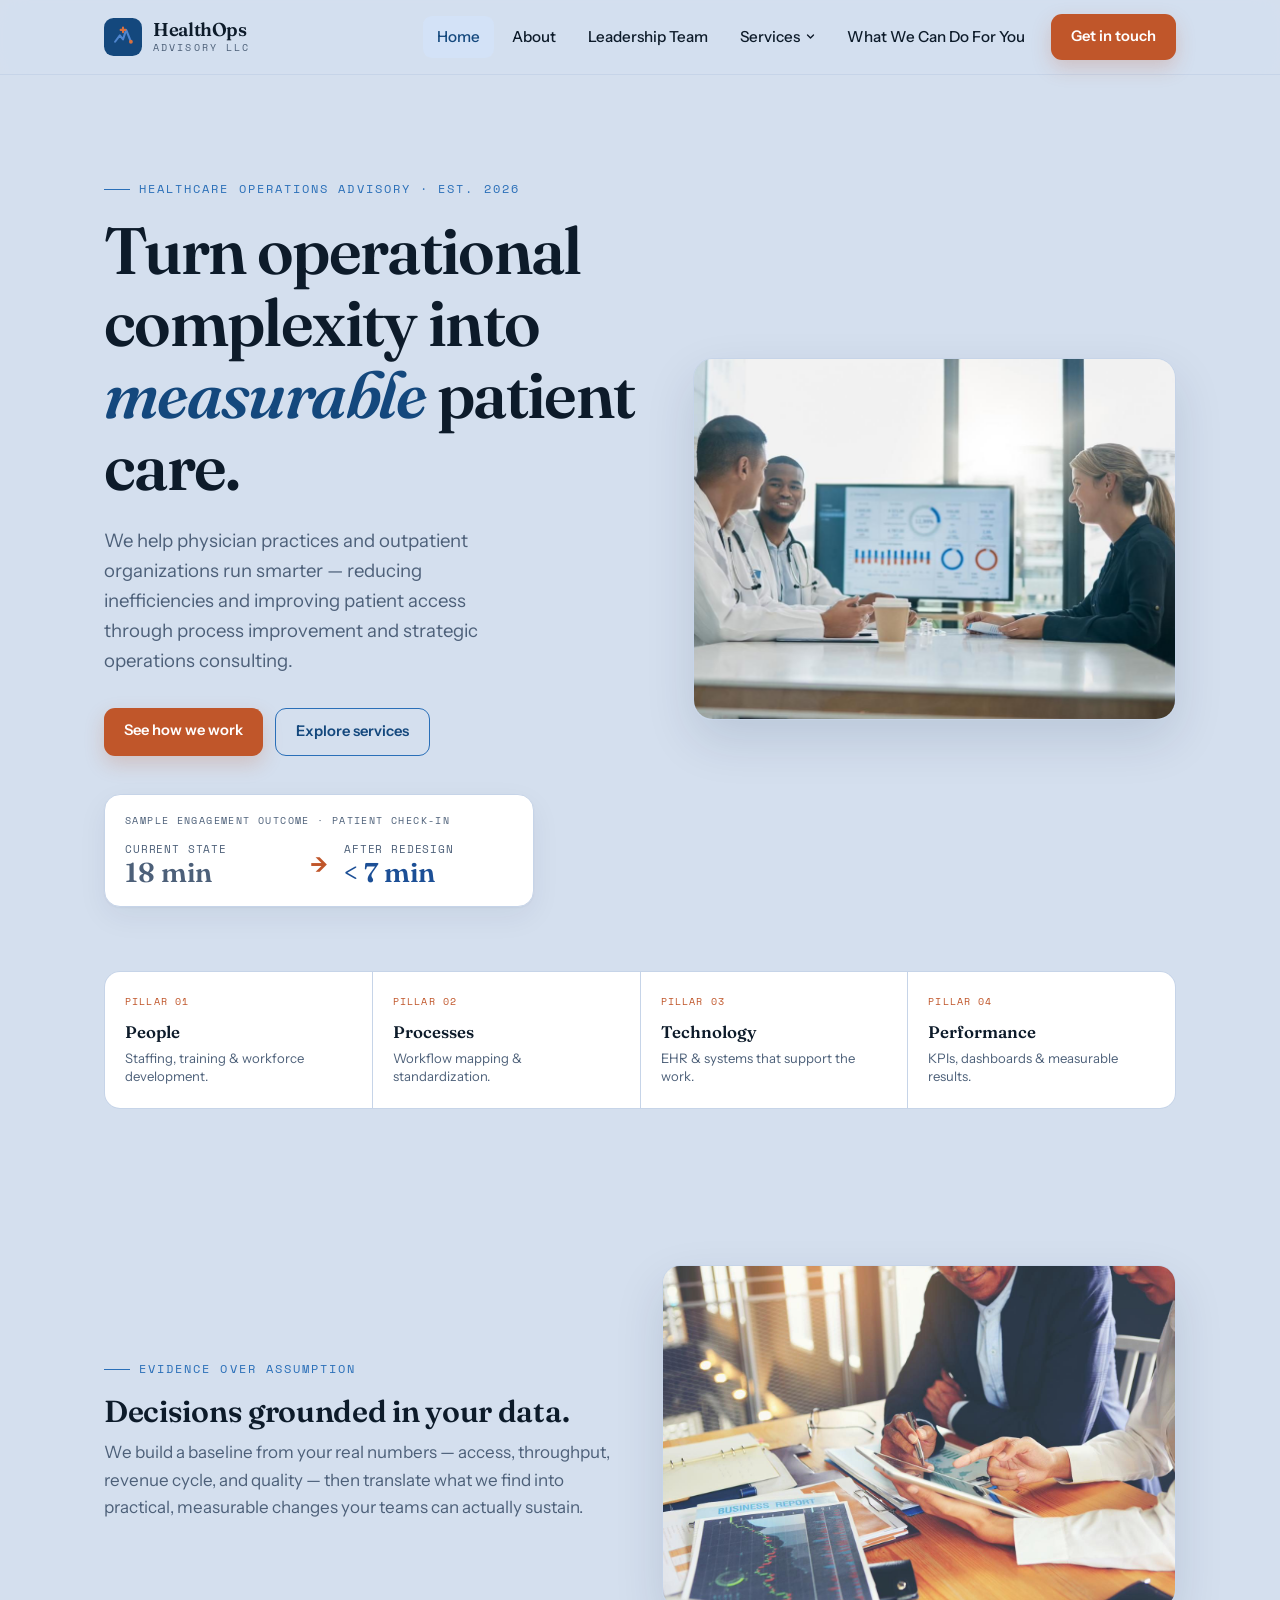
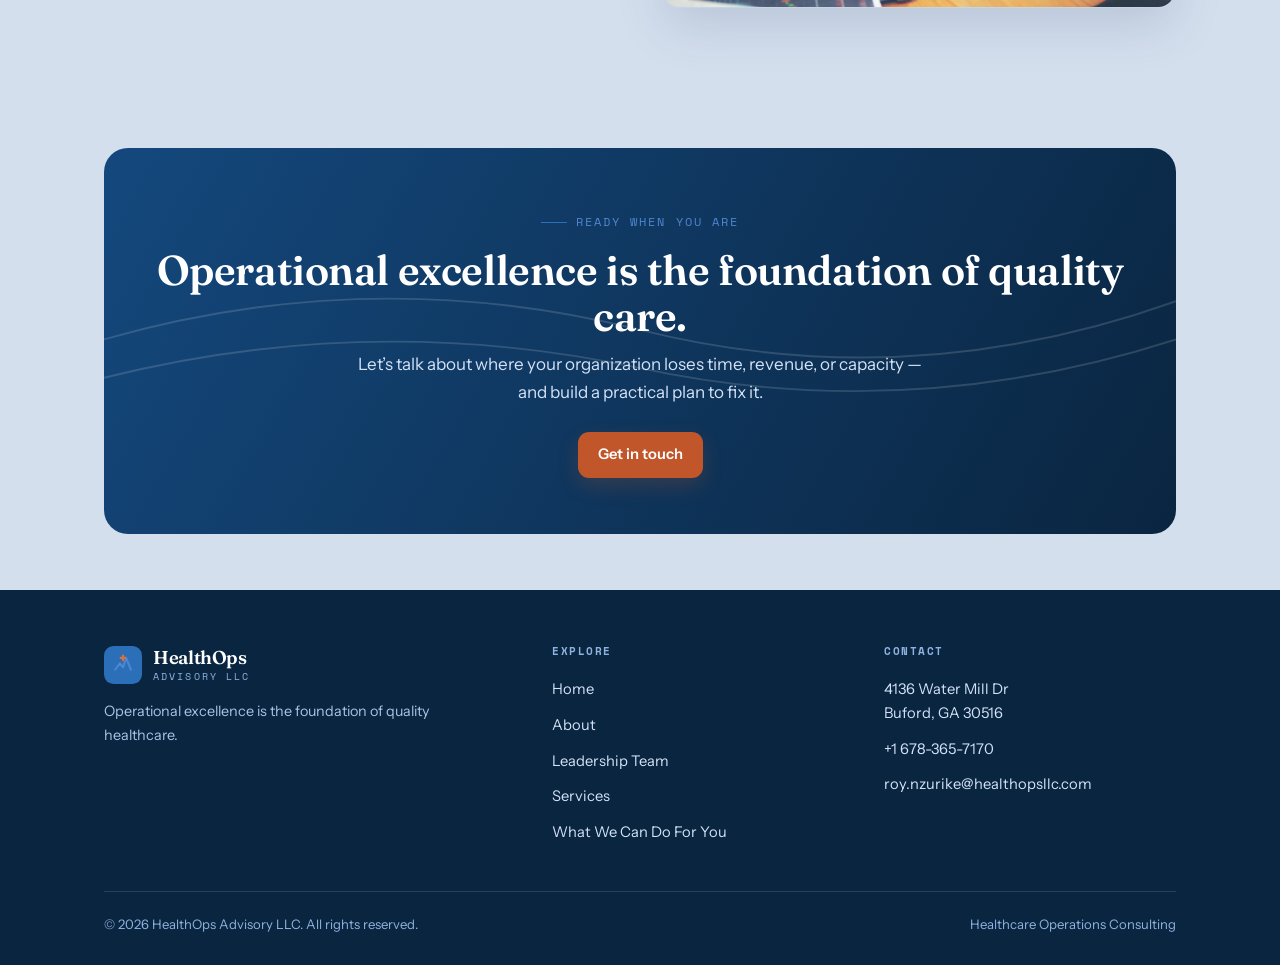
<file: index.html>
<!DOCTYPE html>
<html lang="en">
<head>
<meta charset="UTF-8" />
<meta name="viewport" content="width=device-width, initial-scale=1.0" />
<title>HealthOps Advisory LLC — Healthcare Operations Consulting</title>
<meta name="description" content="Healthcare operations advisory firm helping physician practices and outpatient organizations improve efficiency, patient access, and performance." />
<link rel="preconnect" href="https://fonts.googleapis.com">
<link rel="preconnect" href="https://fonts.gstatic.com" crossorigin>
<link href="https://fonts.googleapis.com/css2?family=Fraunces:opsz,wght@9..144,400;9..144,500;9..144,600;9..144,700&family=Instrument+Sans:wght@400;500;600&family=Space+Mono:wght@400;700&display=swap" rel="stylesheet">
<link rel="stylesheet" href="styles.css?v=8">
</head>
<body>
<header class="nav">
  <div class="nav-inner">
    <a class="brand" href="index.html" aria-label="HealthOps Advisory home">
      <svg class="mark" viewBox="0 0 48 48" fill="none" aria-hidden="true">
        <rect width="48" height="48" rx="12" fill="#14487d"/>
        <path d="M14 30 L20 22 L24 27 L28 15 L34 30" stroke="#4f86cf" stroke-width="2.6" stroke-linecap="round" stroke-linejoin="round"/>
        <path d="M24 12 v6 M21 15 h6" stroke="#d9713f" stroke-width="2.6" stroke-linecap="round"/>
        <circle cx="34" cy="30" r="2.4" fill="#d9713f"/>
      </svg>
      <div class="name">HealthOps<small>Advisory&nbsp;LLC</small></div>
    </a>

    <button class="hamburger" aria-label="Menu" aria-expanded="false"><span></span><span></span><span></span></button>

    <nav class="links" id="navlinks">
      <a class="navlink" data-page="index.html" href="index.html">Home</a>
      <a class="navlink" data-page="about.html" href="about.html">About</a>
      <a class="navlink" data-page="leadership.html" href="leadership.html">Leadership Team</a>

      <div class="dropdown" id="svcDrop">
        <a class="navlink" data-page="services.html" href="services.html" aria-haspopup="true">
          Services
          <svg class="caret" viewBox="0 0 12 12" fill="none"><path d="M2 4 L6 8 L10 4" stroke="currentColor" stroke-width="1.8" stroke-linecap="round" stroke-linejoin="round"/></svg>
        </a>
        <div class="menu" role="menu" id="svcMenu">
          <div class="menu-head">Our Services &mdash; jump to detail</div>
          <a class="menu-item" role="menuitem" href="services.html#svc-assessment"><span class="num">01</span><span class="lbl">Comprehensive Operational Assessment Report</span></a><a class="menu-item" role="menuitem" href="services.html#svc-inefficiencies"><span class="num">02</span><span class="lbl">Identify inefficiencies that impact patient care &amp; performance</span></a><a class="menu-item" role="menuitem" href="services.html#svc-recommendations"><span class="num">03</span><span class="lbl">Develop practical recommendations that improve efficiency</span></a><a class="menu-item" role="menuitem" href="services.html#svc-standardize"><span class="num">04</span><span class="lbl">Standardize operations across the organization</span></a><a class="menu-item" role="menuitem" href="services.html#svc-execute"><span class="num">05</span><span class="lbl">Help leadership execute recommended improvements</span></a><a class="menu-item" role="menuitem" href="services.html#svc-equip"><span class="num">06</span><span class="lbl">Equip teams with knowledge &amp; tools to sustain improvements</span></a><a class="menu-item" role="menuitem" href="services.html#svc-risk"><span class="num">07</span><span class="lbl">Reduce operational and regulatory risk</span></a><a class="menu-item" role="menuitem" href="services.html#svc-sustain"><span class="num">08</span><span class="lbl">Ensure improvements are sustained over time</span></a><a class="menu-item" role="menuitem" href="services.html#svc-workforce"><span class="num">09</span><span class="lbl">Empower workforce development through hands-on, role-playing training</span></a>
        </div>
      </div>

      <a class="navlink" data-page="whatwecando.html" href="whatwecando.html">What We Can Do For You</a>
      <a class="cta-btn nav-cta" href="contact.html" style="margin-left:8px;">Get in touch</a>
    </nav>
  </div>
</header>
<main>
<section class="hero">
    <div class="wrap">
      <div class="hero-grid">
        <div>
          <span class="eyebrow">Healthcare Operations Advisory &middot; Est. 2026</span>
          <h1>Turn operational complexity into <em>measurable</em> patient care.</h1>
          <p class="lede">We help physician practices and outpatient organizations run smarter &mdash; reducing inefficiencies and improving patient access through process improvement and strategic operations consulting.</p>
          <div class="hero-cta">
            <a class="cta-btn" href="whatwecando.html">See how we work</a>
            <a class="cta-btn cta-ghost" href="services.html">Explore services</a>
          </div>
          <div class="delta">
            <div class="tag">Sample engagement outcome &middot; patient check-in</div>
            <div class="delta-row">
              <div class="delta-metric before"><div class="k">Current state</div><div class="v">18 min</div></div>
              <div class="delta-arrow">&rarr;</div>
              <div class="delta-metric after"><div class="k">After redesign</div><div class="v">&lt; 7 min</div></div>
            </div>
          </div>
        </div>
        <div class="hero-art">
          <div class="hero-photo"><img src="images/consulting-meeting.jpg" alt="Healthcare leaders and HealthOps consultants reviewing an operations dashboard together"></div>
        </div>
      </div>

      <div class="kpi-strip">
        <div class="kpi"><div class="kt">Pillar 01</div><div class="kn">People</div><div class="kd">Staffing, training &amp; workforce development.</div></div>
        <div class="kpi"><div class="kt">Pillar 02</div><div class="kn">Processes</div><div class="kd">Workflow mapping &amp; standardization.</div></div>
        <div class="kpi"><div class="kt">Pillar 03</div><div class="kn">Technology</div><div class="kd">EHR &amp; systems that support the work.</div></div>
        <div class="kpi"><div class="kt">Pillar 04</div><div class="kn">Performance</div><div class="kd">KPIs, dashboards &amp; measurable results.</div></div>
      </div>
    </div>
  </section>

  <section class="section"><div class="wrap">
    <div class="feature">
      <div class="ftext">
        <span class="eyebrow">Evidence over assumption</span>
        <h2>Decisions grounded in your data.</h2>
        <p>We build a baseline from your real numbers &mdash; access, throughput, revenue cycle, and quality &mdash; then translate what we find into practical, measurable changes your teams can actually sustain.</p>
      </div>
      <div class="fimg"><img src="images/business-review.jpg" alt="Two professionals reviewing a business performance report on a tablet"></div>
    </div>
  </div></section>

  <section class="section tight"><div class="wrap">
    <div class="band">
      <svg class="deco2" viewBox="0 0 1120 280" preserveAspectRatio="none"><path d="M0 200 Q280 120 560 190 T1120 160" fill="none" stroke="#fff" stroke-width="2"/><path d="M0 240 Q280 170 560 230 T1120 200" fill="none" stroke="#fff" stroke-width="2"/></svg>
      <span class="eyebrow" style="color:var(--blue-400);justify-content:center;">Ready when you are</span>
      <h2>Operational excellence is the foundation of quality care.</h2>
      <p>Let&rsquo;s talk about where your organization loses time, revenue, or capacity &mdash; and build a practical plan to fix it.</p>
      <a class="cta-btn" href="contact.html">Get in touch</a>
    </div>
  </div></section>
</main>
<footer>
  <div class="wrap">
    <div class="foot-grid">
      <div>
        <a class="brand" href="index.html" style="margin-bottom:16px;">
          <svg class="mark" viewBox="0 0 48 48" fill="none" aria-hidden="true">
            <rect width="48" height="48" rx="12" fill="#2a6fb8"/>
            <path d="M14 30 L20 22 L24 27 L28 15 L34 30" stroke="#4f86cf" stroke-width="2.6" stroke-linecap="round" stroke-linejoin="round"/>
            <path d="M24 12 v6 M21 15 h6" stroke="#d9713f" stroke-width="2.6" stroke-linecap="round"/>
          </svg>
          <div class="name">HealthOps<small>Advisory&nbsp;LLC</small></div>
        </a>
        <p style="color:#a8c4e6;font-size:.9rem;max-width:34ch;">Operational excellence is the foundation of quality healthcare.</p>
      </div>
      <div>
        <h5>Explore</h5>
        <a class="fl" href="index.html">Home</a>
        <a class="fl" href="about.html">About</a>
        <a class="fl" href="leadership.html">Leadership Team</a>
        <a class="fl" href="services.html">Services</a>
        <a class="fl" href="whatwecando.html">What We Can Do For You</a>
      </div>
      <div>
        <h5>Contact</h5>
        <span class="fl" style="cursor:default;">4136 Water Mill Dr<br>Buford, GA 30516</span>
        <a class="fl" href="tel:+16783657170">+1 678-365-7170</a>
        <a class="fl" href="mailto:roy.nzurike@healthopsllc.com">roy.nzurike@healthopsllc.com</a>
      </div>
    </div>
    <div class="foot-bottom">
      <span>&copy; 2026 HealthOps Advisory LLC. All rights reserved.</span>
      <span>Healthcare Operations Consulting</span>
    </div>
  </div>
</footer>
<script src="main.js?v=8"></script>
</body>
</html>
</file>
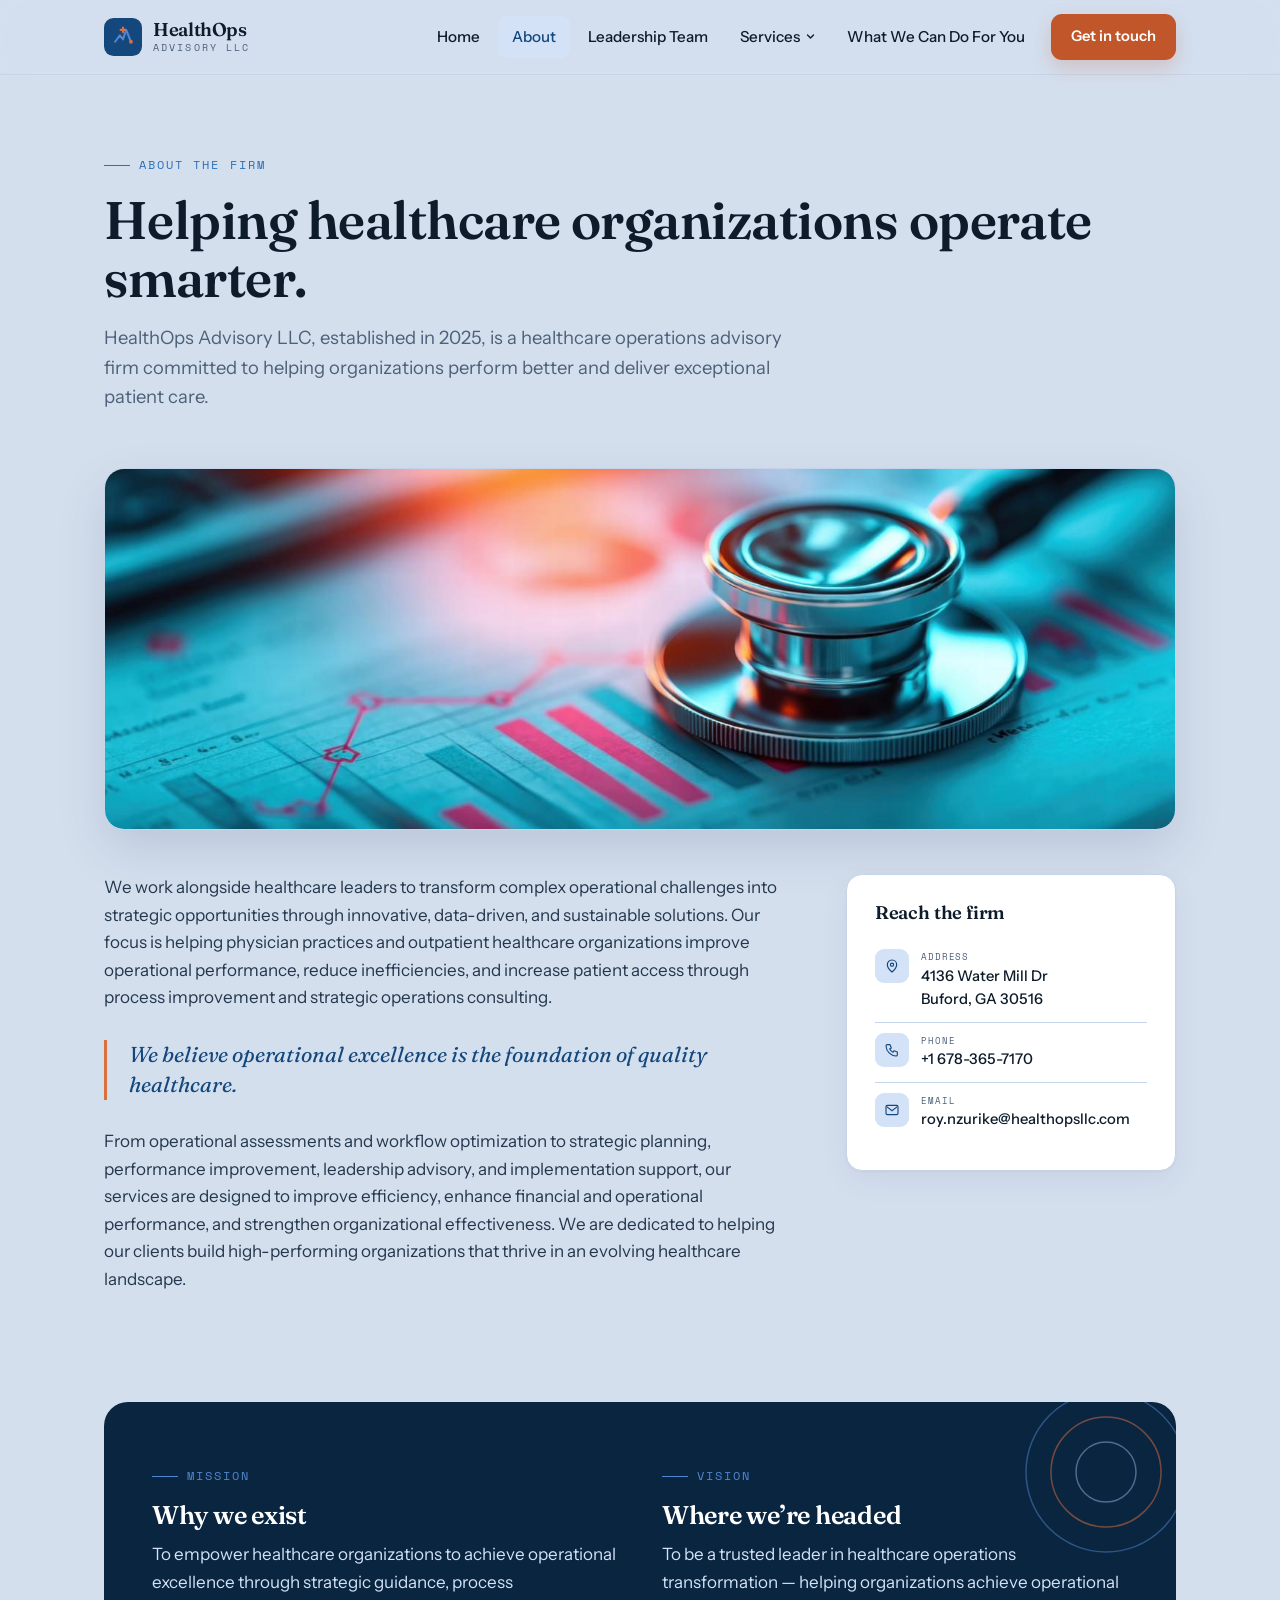
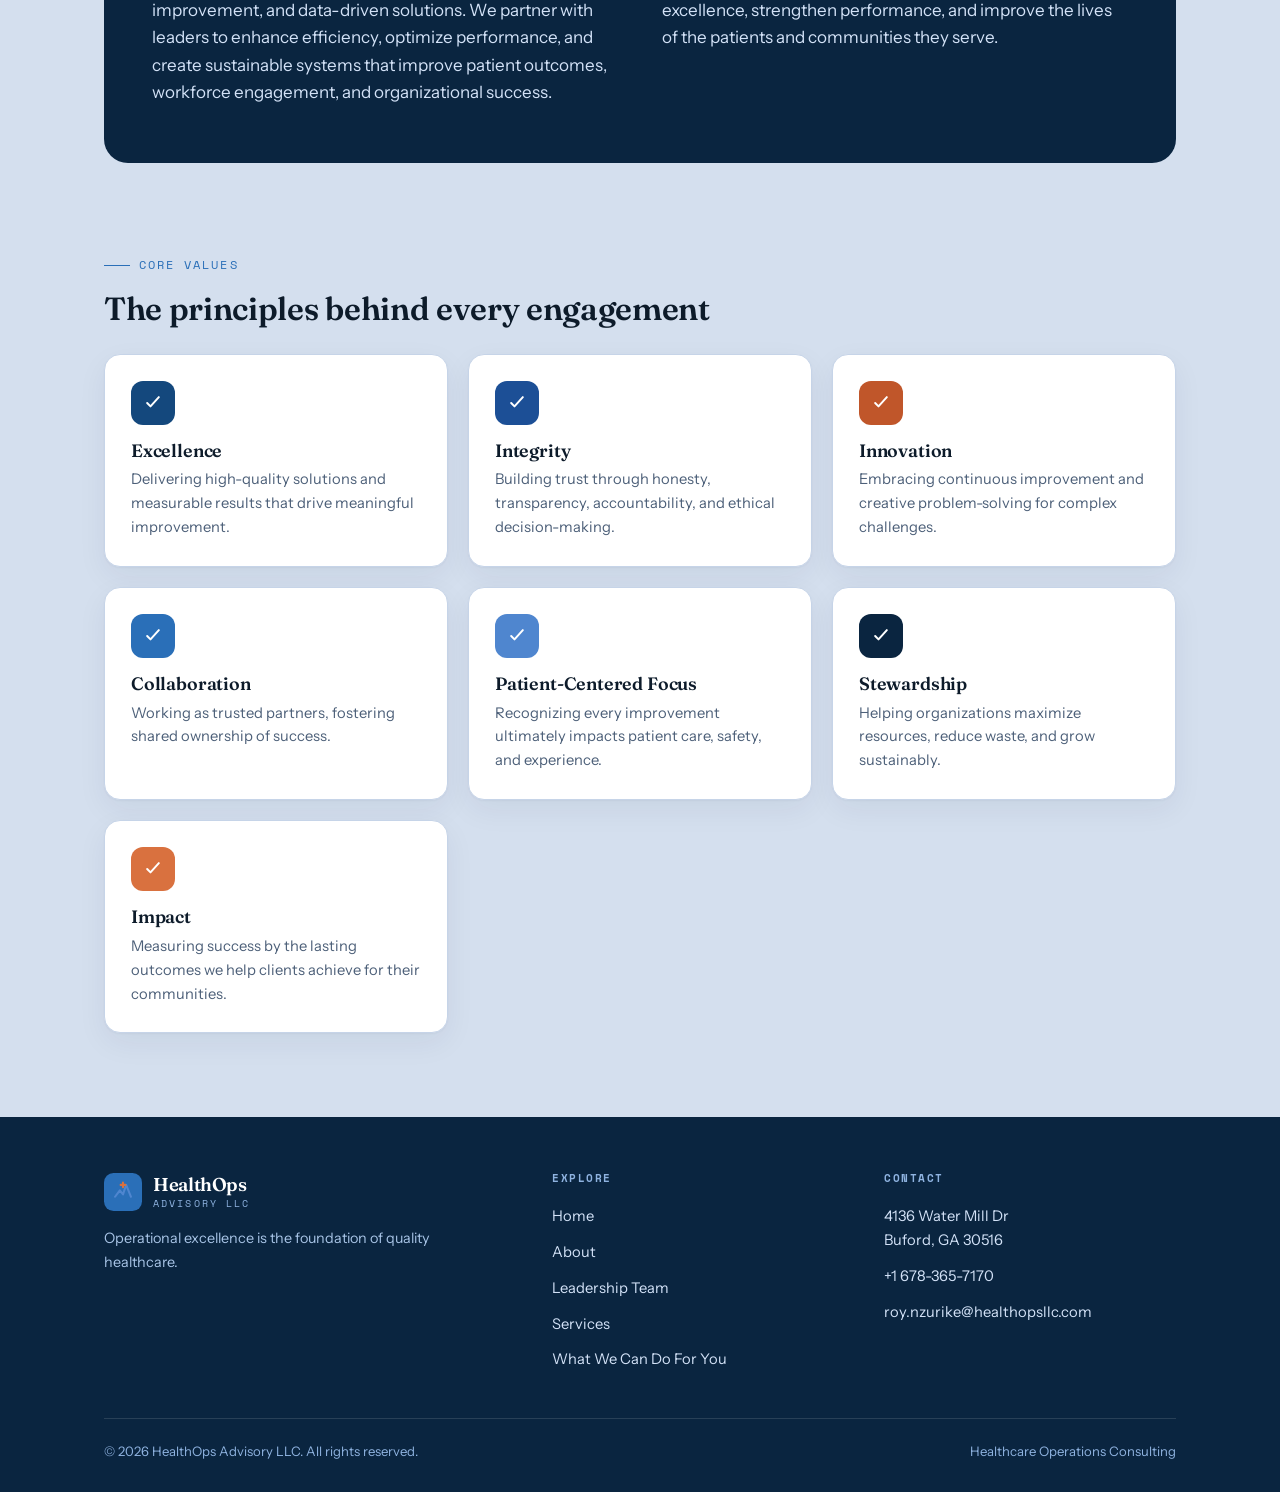
<file: about.html>
<!DOCTYPE html>
<html lang="en">
<head>
<meta charset="UTF-8" />
<meta name="viewport" content="width=device-width, initial-scale=1.0" />
<title>About — HealthOps Advisory LLC</title>
<meta name="description" content="About HealthOps Advisory LLC, our mission, vision, and core values." />
<link rel="preconnect" href="https://fonts.googleapis.com">
<link rel="preconnect" href="https://fonts.gstatic.com" crossorigin>
<link href="https://fonts.googleapis.com/css2?family=Fraunces:opsz,wght@9..144,400;9..144,500;9..144,600;9..144,700&family=Instrument+Sans:wght@400;500;600&family=Space+Mono:wght@400;700&display=swap" rel="stylesheet">
<link rel="stylesheet" href="styles.css?v=8">
</head>
<body>
<header class="nav">
  <div class="nav-inner">
    <a class="brand" href="index.html" aria-label="HealthOps Advisory home">
      <svg class="mark" viewBox="0 0 48 48" fill="none" aria-hidden="true">
        <rect width="48" height="48" rx="12" fill="#14487d"/>
        <path d="M14 30 L20 22 L24 27 L28 15 L34 30" stroke="#4f86cf" stroke-width="2.6" stroke-linecap="round" stroke-linejoin="round"/>
        <path d="M24 12 v6 M21 15 h6" stroke="#d9713f" stroke-width="2.6" stroke-linecap="round"/>
        <circle cx="34" cy="30" r="2.4" fill="#d9713f"/>
      </svg>
      <div class="name">HealthOps<small>Advisory&nbsp;LLC</small></div>
    </a>

    <button class="hamburger" aria-label="Menu" aria-expanded="false"><span></span><span></span><span></span></button>

    <nav class="links" id="navlinks">
      <a class="navlink" data-page="index.html" href="index.html">Home</a>
      <a class="navlink" data-page="about.html" href="about.html">About</a>
      <a class="navlink" data-page="leadership.html" href="leadership.html">Leadership Team</a>

      <div class="dropdown" id="svcDrop">
        <a class="navlink" data-page="services.html" href="services.html" aria-haspopup="true">
          Services
          <svg class="caret" viewBox="0 0 12 12" fill="none"><path d="M2 4 L6 8 L10 4" stroke="currentColor" stroke-width="1.8" stroke-linecap="round" stroke-linejoin="round"/></svg>
        </a>
        <div class="menu" role="menu" id="svcMenu">
          <div class="menu-head">Our Services &mdash; jump to detail</div>
          <a class="menu-item" role="menuitem" href="services.html#svc-assessment"><span class="num">01</span><span class="lbl">Comprehensive Operational Assessment Report</span></a><a class="menu-item" role="menuitem" href="services.html#svc-inefficiencies"><span class="num">02</span><span class="lbl">Identify inefficiencies that impact patient care &amp; performance</span></a><a class="menu-item" role="menuitem" href="services.html#svc-recommendations"><span class="num">03</span><span class="lbl">Develop practical recommendations that improve efficiency</span></a><a class="menu-item" role="menuitem" href="services.html#svc-standardize"><span class="num">04</span><span class="lbl">Standardize operations across the organization</span></a><a class="menu-item" role="menuitem" href="services.html#svc-execute"><span class="num">05</span><span class="lbl">Help leadership execute recommended improvements</span></a><a class="menu-item" role="menuitem" href="services.html#svc-equip"><span class="num">06</span><span class="lbl">Equip teams with knowledge &amp; tools to sustain improvements</span></a><a class="menu-item" role="menuitem" href="services.html#svc-risk"><span class="num">07</span><span class="lbl">Reduce operational and regulatory risk</span></a><a class="menu-item" role="menuitem" href="services.html#svc-sustain"><span class="num">08</span><span class="lbl">Ensure improvements are sustained over time</span></a><a class="menu-item" role="menuitem" href="services.html#svc-workforce"><span class="num">09</span><span class="lbl">Empower workforce development through hands-on, role-playing training</span></a>
        </div>
      </div>

      <a class="navlink" data-page="whatwecando.html" href="whatwecando.html">What We Can Do For You</a>
      <a class="cta-btn nav-cta" href="contact.html" style="margin-left:8px;">Get in touch</a>
    </nav>
  </div>
</header>
<main>
<div class="page-head"><div class="wrap">
    <span class="eyebrow">About the firm</span>
    <h1>Helping healthcare organizations operate smarter.</h1>
    <p class="lede">HealthOps Advisory LLC, established in 2025, is a healthcare operations advisory firm committed to helping organizations perform better and deliver exceptional patient care.</p>
  </div></div>

  <section class="section" style="padding-top:28px;padding-bottom:0;"><div class="wrap">
    <div class="media-banner"><img src="images/stethoscope-charts.jpg" alt="A stethoscope resting on printed performance charts and graphs"></div>
  </div></section>

  <section class="section" style="padding-top:44px;"><div class="wrap">
    <div class="two-col">
      <div class="prose">
        <p>We work alongside healthcare leaders to transform complex operational challenges into strategic opportunities through innovative, data-driven, and sustainable solutions. Our focus is helping physician practices and outpatient healthcare organizations improve operational performance, reduce inefficiencies, and increase patient access through process improvement and strategic operations consulting.</p>
        <p class="quote">We believe operational excellence is the foundation of quality healthcare.</p>
        <p>From operational assessments and workflow optimization to strategic planning, performance improvement, leadership advisory, and implementation support, our services are designed to improve efficiency, enhance financial and operational performance, and strengthen organizational effectiveness. We are dedicated to helping our clients build high-performing organizations that thrive in an evolving healthcare landscape.</p>
      </div>
      <aside class="card contact-card">
        <h3>Reach the firm</h3>
        <div class="contact-row"><div class="ico"><svg width="16" height="16" viewBox="0 0 24 24" fill="none"><path d="M12 21s-7-6.2-7-11a7 7 0 1114 0c0 4.8-7 11-7 11z" stroke="currentColor" stroke-width="1.8"/><circle cx="12" cy="10" r="2.4" stroke="currentColor" stroke-width="1.8"/></svg></div><div><div class="ck">Address</div><div class="cv">4136 Water Mill Dr<br>Buford, GA 30516</div></div></div>
        <div class="contact-row"><div class="ico"><svg width="16" height="16" viewBox="0 0 24 24" fill="none"><path d="M5 4h4l2 5-2.5 1.5a11 11 0 005 5L15 13l5 2v4a2 2 0 01-2 2A16 16 0 013 6a2 2 0 012-2z" stroke="currentColor" stroke-width="1.7" stroke-linejoin="round"/></svg></div><div><div class="ck">Phone</div><div class="cv">+1 678-365-7170</div></div></div>
        <div class="contact-row"><div class="ico"><svg width="16" height="16" viewBox="0 0 24 24" fill="none"><rect x="3" y="5" width="18" height="14" rx="2" stroke="currentColor" stroke-width="1.7"/><path d="M4 7l8 6 8-6" stroke="currentColor" stroke-width="1.7"/></svg></div><div><div class="ck">Email</div><div class="cv">roy.nzurike@healthopsllc.com</div></div></div>
      </aside>
    </div>
  </div></section>

  <section class="section" style="padding-top:0;"><div class="wrap">
    <div class="mv-band">
      <svg class="deco" width="220" height="220" viewBox="0 0 220 220" fill="none"><circle cx="110" cy="110" r="80" stroke="#4f86cf" stroke-width="1.5"/><circle cx="110" cy="110" r="55" stroke="#d9713f" stroke-width="1.5"/><circle cx="110" cy="110" r="30" stroke="#8fb3e0" stroke-width="1.5"/></svg>
      <div class="mv-grid">
        <div><span class="eyebrow">Mission</span><h3>Why we exist</h3><p>To empower healthcare organizations to achieve operational excellence through strategic guidance, process improvement, and data-driven solutions. We partner with leaders to enhance efficiency, optimize performance, and create sustainable systems that improve patient outcomes, workforce engagement, and organizational success.</p></div>
        <div><span class="eyebrow">Vision</span><h3>Where we&rsquo;re headed</h3><p>To be a trusted leader in healthcare operations transformation &mdash; helping organizations achieve operational excellence, strengthen performance, and improve the lives of the patients and communities they serve.</p></div>
      </div>
    </div>
  </div></section>

  <section class="section" style="padding-top:0;"><div class="wrap">
    <span class="eyebrow">Core values</span>
    <h2 style="font-size:2rem;margin-bottom:28px;">The principles behind every engagement</h2>
    <div class="grid-3"><div class="value"><div class="vi" style="background:#14487d"><svg width="20" height="20" viewBox="0 0 24 24" fill="none"><path d="M5 12l4 4 10-11" stroke="currentColor" stroke-width="2.4" stroke-linecap="round" stroke-linejoin="round"/></svg></div><h4>Excellence</h4><p>Delivering high-quality solutions and measurable results that drive meaningful improvement.</p></div><div class="value"><div class="vi" style="background:#1c4f96"><svg width="20" height="20" viewBox="0 0 24 24" fill="none"><path d="M5 12l4 4 10-11" stroke="currentColor" stroke-width="2.4" stroke-linecap="round" stroke-linejoin="round"/></svg></div><h4>Integrity</h4><p>Building trust through honesty, transparency, accountability, and ethical decision-making.</p></div><div class="value"><div class="vi" style="background:#c0562a"><svg width="20" height="20" viewBox="0 0 24 24" fill="none"><path d="M5 12l4 4 10-11" stroke="currentColor" stroke-width="2.4" stroke-linecap="round" stroke-linejoin="round"/></svg></div><h4>Innovation</h4><p>Embracing continuous improvement and creative problem-solving for complex challenges.</p></div><div class="value"><div class="vi" style="background:#2a6fb8"><svg width="20" height="20" viewBox="0 0 24 24" fill="none"><path d="M5 12l4 4 10-11" stroke="currentColor" stroke-width="2.4" stroke-linecap="round" stroke-linejoin="round"/></svg></div><h4>Collaboration</h4><p>Working as trusted partners, fostering shared ownership of success.</p></div><div class="value"><div class="vi" style="background:#4f86cf"><svg width="20" height="20" viewBox="0 0 24 24" fill="none"><path d="M5 12l4 4 10-11" stroke="currentColor" stroke-width="2.4" stroke-linecap="round" stroke-linejoin="round"/></svg></div><h4>Patient-Centered Focus</h4><p>Recognizing every improvement ultimately impacts patient care, safety, and experience.</p></div><div class="value"><div class="vi" style="background:#0a2540"><svg width="20" height="20" viewBox="0 0 24 24" fill="none"><path d="M5 12l4 4 10-11" stroke="currentColor" stroke-width="2.4" stroke-linecap="round" stroke-linejoin="round"/></svg></div><h4>Stewardship</h4><p>Helping organizations maximize resources, reduce waste, and grow sustainably.</p></div><div class="value"><div class="vi" style="background:#d9713f"><svg width="20" height="20" viewBox="0 0 24 24" fill="none"><path d="M5 12l4 4 10-11" stroke="currentColor" stroke-width="2.4" stroke-linecap="round" stroke-linejoin="round"/></svg></div><h4>Impact</h4><p>Measuring success by the lasting outcomes we help clients achieve for their communities.</p></div></div>
  </div></section>
</main>
<footer>
  <div class="wrap">
    <div class="foot-grid">
      <div>
        <a class="brand" href="index.html" style="margin-bottom:16px;">
          <svg class="mark" viewBox="0 0 48 48" fill="none" aria-hidden="true">
            <rect width="48" height="48" rx="12" fill="#2a6fb8"/>
            <path d="M14 30 L20 22 L24 27 L28 15 L34 30" stroke="#4f86cf" stroke-width="2.6" stroke-linecap="round" stroke-linejoin="round"/>
            <path d="M24 12 v6 M21 15 h6" stroke="#d9713f" stroke-width="2.6" stroke-linecap="round"/>
          </svg>
          <div class="name">HealthOps<small>Advisory&nbsp;LLC</small></div>
        </a>
        <p style="color:#a8c4e6;font-size:.9rem;max-width:34ch;">Operational excellence is the foundation of quality healthcare.</p>
      </div>
      <div>
        <h5>Explore</h5>
        <a class="fl" href="index.html">Home</a>
        <a class="fl" href="about.html">About</a>
        <a class="fl" href="leadership.html">Leadership Team</a>
        <a class="fl" href="services.html">Services</a>
        <a class="fl" href="whatwecando.html">What We Can Do For You</a>
      </div>
      <div>
        <h5>Contact</h5>
        <span class="fl" style="cursor:default;">4136 Water Mill Dr<br>Buford, GA 30516</span>
        <a class="fl" href="tel:+16783657170">+1 678-365-7170</a>
        <a class="fl" href="mailto:roy.nzurike@healthopsllc.com">roy.nzurike@healthopsllc.com</a>
      </div>
    </div>
    <div class="foot-bottom">
      <span>&copy; 2026 HealthOps Advisory LLC. All rights reserved.</span>
      <span>Healthcare Operations Consulting</span>
    </div>
  </div>
</footer>
<script src="main.js?v=8"></script>
</body>
</html>
</file>
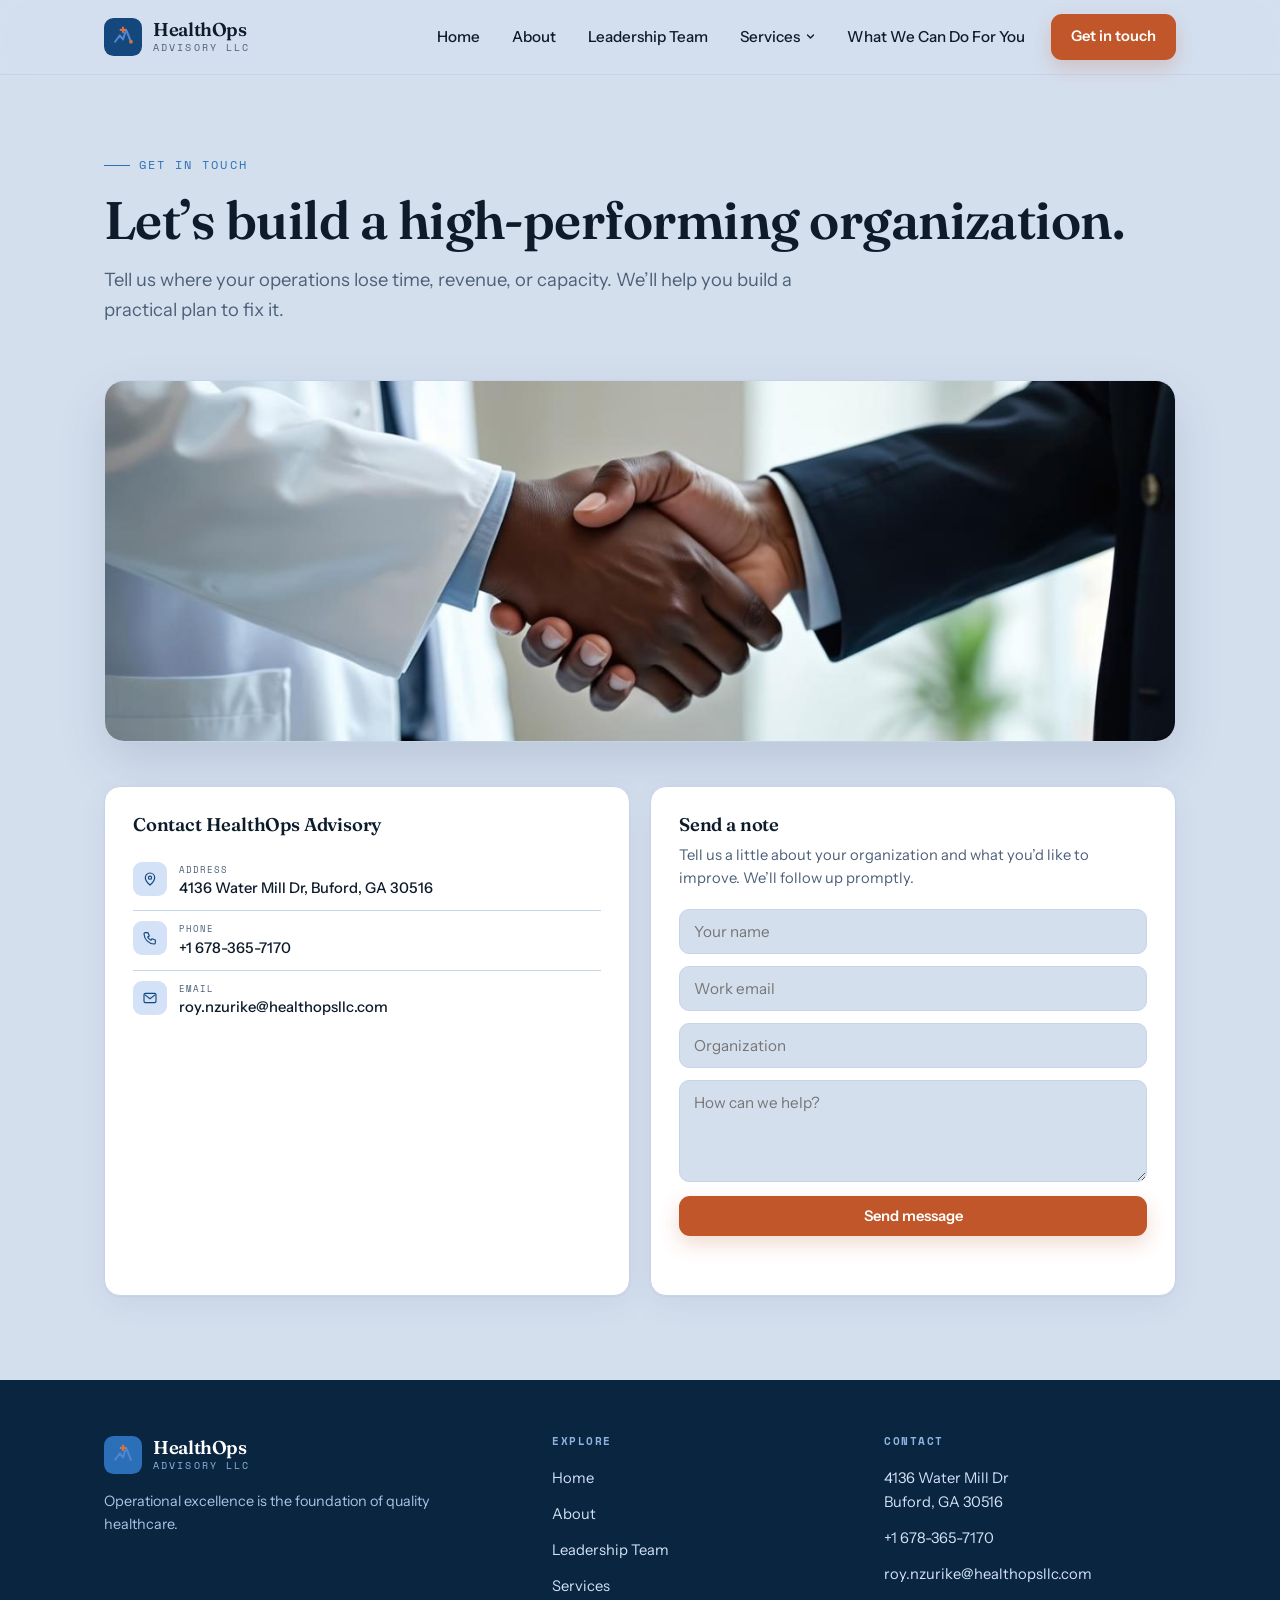
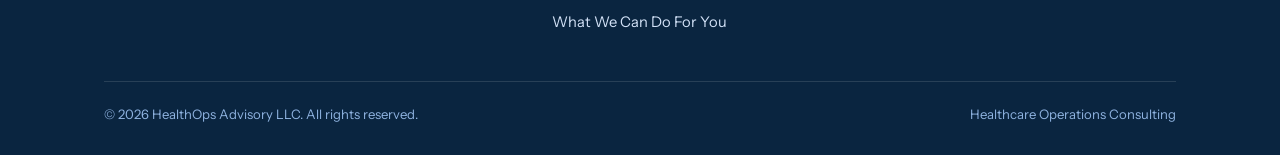
<file: contact.html>
<!DOCTYPE html>
<html lang="en">
<head>
<meta charset="UTF-8" />
<meta name="viewport" content="width=device-width, initial-scale=1.0" />
<title>Contact — HealthOps Advisory LLC</title>
<meta name="description" content="Contact HealthOps Advisory LLC for healthcare operations consulting." />
<link rel="preconnect" href="https://fonts.googleapis.com">
<link rel="preconnect" href="https://fonts.gstatic.com" crossorigin>
<link href="https://fonts.googleapis.com/css2?family=Fraunces:opsz,wght@9..144,400;9..144,500;9..144,600;9..144,700&family=Instrument+Sans:wght@400;500;600&family=Space+Mono:wght@400;700&display=swap" rel="stylesheet">
<link rel="stylesheet" href="styles.css?v=8">
</head>
<body>
<header class="nav">
  <div class="nav-inner">
    <a class="brand" href="index.html" aria-label="HealthOps Advisory home">
      <svg class="mark" viewBox="0 0 48 48" fill="none" aria-hidden="true">
        <rect width="48" height="48" rx="12" fill="#14487d"/>
        <path d="M14 30 L20 22 L24 27 L28 15 L34 30" stroke="#4f86cf" stroke-width="2.6" stroke-linecap="round" stroke-linejoin="round"/>
        <path d="M24 12 v6 M21 15 h6" stroke="#d9713f" stroke-width="2.6" stroke-linecap="round"/>
        <circle cx="34" cy="30" r="2.4" fill="#d9713f"/>
      </svg>
      <div class="name">HealthOps<small>Advisory&nbsp;LLC</small></div>
    </a>

    <button class="hamburger" aria-label="Menu" aria-expanded="false"><span></span><span></span><span></span></button>

    <nav class="links" id="navlinks">
      <a class="navlink" data-page="index.html" href="index.html">Home</a>
      <a class="navlink" data-page="about.html" href="about.html">About</a>
      <a class="navlink" data-page="leadership.html" href="leadership.html">Leadership Team</a>

      <div class="dropdown" id="svcDrop">
        <a class="navlink" data-page="services.html" href="services.html" aria-haspopup="true">
          Services
          <svg class="caret" viewBox="0 0 12 12" fill="none"><path d="M2 4 L6 8 L10 4" stroke="currentColor" stroke-width="1.8" stroke-linecap="round" stroke-linejoin="round"/></svg>
        </a>
        <div class="menu" role="menu" id="svcMenu">
          <div class="menu-head">Our Services &mdash; jump to detail</div>
          <a class="menu-item" role="menuitem" href="services.html#svc-assessment"><span class="num">01</span><span class="lbl">Comprehensive Operational Assessment Report</span></a><a class="menu-item" role="menuitem" href="services.html#svc-inefficiencies"><span class="num">02</span><span class="lbl">Identify inefficiencies that impact patient care &amp; performance</span></a><a class="menu-item" role="menuitem" href="services.html#svc-recommendations"><span class="num">03</span><span class="lbl">Develop practical recommendations that improve efficiency</span></a><a class="menu-item" role="menuitem" href="services.html#svc-standardize"><span class="num">04</span><span class="lbl">Standardize operations across the organization</span></a><a class="menu-item" role="menuitem" href="services.html#svc-execute"><span class="num">05</span><span class="lbl">Help leadership execute recommended improvements</span></a><a class="menu-item" role="menuitem" href="services.html#svc-equip"><span class="num">06</span><span class="lbl">Equip teams with knowledge &amp; tools to sustain improvements</span></a><a class="menu-item" role="menuitem" href="services.html#svc-risk"><span class="num">07</span><span class="lbl">Reduce operational and regulatory risk</span></a><a class="menu-item" role="menuitem" href="services.html#svc-sustain"><span class="num">08</span><span class="lbl">Ensure improvements are sustained over time</span></a><a class="menu-item" role="menuitem" href="services.html#svc-workforce"><span class="num">09</span><span class="lbl">Empower workforce development through hands-on, role-playing training</span></a>
        </div>
      </div>

      <a class="navlink" data-page="whatwecando.html" href="whatwecando.html">What We Can Do For You</a>
      <a class="cta-btn nav-cta" href="contact.html" style="margin-left:8px;">Get in touch</a>
    </nav>
  </div>
</header>
<main>
<div class="page-head"><div class="wrap">
    <span class="eyebrow">Get in touch</span>
    <h1>Let&rsquo;s build a high-performing organization.</h1>
    <p class="lede">Tell us where your operations lose time, revenue, or capacity. We&rsquo;ll help you build a practical plan to fix it.</p>
  </div></div>

  <section class="section" style="padding-top:28px;padding-bottom:0;"><div class="wrap">
    <div class="media-banner"><img src="images/doctor-handshake.jpg" alt="A physician and a business advisor shaking hands in agreement"></div>
  </div></section>

  <section class="section" style="padding-top:44px;"><div class="wrap">
    <div class="grid-2">
      <aside class="card contact-card">
        <h3>Contact HealthOps Advisory</h3>
        <div class="contact-row"><div class="ico"><svg width="16" height="16" viewBox="0 0 24 24" fill="none"><path d="M12 21s-7-6.2-7-11a7 7 0 1114 0c0 4.8-7 11-7 11z" stroke="currentColor" stroke-width="1.8"/><circle cx="12" cy="10" r="2.4" stroke="currentColor" stroke-width="1.8"/></svg></div><div><div class="ck">Address</div><div class="cv">4136 Water Mill Dr, Buford, GA 30516</div></div></div>
        <div class="contact-row"><div class="ico"><svg width="16" height="16" viewBox="0 0 24 24" fill="none"><path d="M5 4h4l2 5-2.5 1.5a11 11 0 005 5L15 13l5 2v4a2 2 0 01-2 2A16 16 0 013 6a2 2 0 012-2z" stroke="currentColor" stroke-width="1.7" stroke-linejoin="round"/></svg></div><div><div class="ck">Phone</div><div class="cv"><a href="tel:+16783657170">+1 678-365-7170</a></div></div></div>
        <div class="contact-row"><div class="ico"><svg width="16" height="16" viewBox="0 0 24 24" fill="none"><rect x="3" y="5" width="18" height="14" rx="2" stroke="currentColor" stroke-width="1.7"/><path d="M4 7l8 6 8-6" stroke="currentColor" stroke-width="1.7"/></svg></div><div><div class="ck">Email</div><div class="cv"><a href="mailto:roy.nzurike@healthopsllc.com">roy.nzurike@healthopsllc.com</a></div></div></div>
      </aside>
      <div class="card" style="padding:28px;">
        <h3 style="font-size:1.15rem;margin-bottom:8px;">Send a note</h3>
        <p style="color:var(--muted);font-size:.92rem;margin-bottom:18px;">Tell us a little about your organization and what you&rsquo;d like to improve. We&rsquo;ll follow up promptly.</p>

        <form class="cform" id="contactForm"
              action="https://api.web3forms.com/submit" method="POST" novalidate>

          <input type="hidden" name="access_key" value="3f435001-ae75-4f39-b1a7-d85e014658a9">
          <input type="hidden" name="subject" value="New inquiry from the HealthOps Advisory website">
          <input type="hidden" name="from_name" value="HealthOps Advisory Website">
          <!-- Spam honeypot: hidden from people, tempting to bots -->
          <input type="checkbox" name="botcheck" class="hp" tabindex="-1" autocomplete="off">

          <label class="sr-only" for="cfName">Your name</label>
          <input id="cfName" name="name" placeholder="Your name" autocomplete="name" required>

          <label class="sr-only" for="cfEmail">Your email</label>
          <input id="cfEmail" name="email" type="email" placeholder="Work email" autocomplete="email" required>

          <label class="sr-only" for="cfOrg">Organization</label>
          <input id="cfOrg" name="organization" placeholder="Organization" autocomplete="organization">

          <label class="sr-only" for="cfMsg">How can we help?</label>
          <textarea id="cfMsg" name="message" placeholder="How can we help?" rows="4" required></textarea>

          <button class="cta-btn" id="cfSubmit" type="submit">Send message</button>
          <p class="form-note" id="cfNote" role="status" aria-live="polite"></p>
        </form>
      </div>
    </div>
  </div></section>
</main>
<footer>
  <div class="wrap">
    <div class="foot-grid">
      <div>
        <a class="brand" href="index.html" style="margin-bottom:16px;">
          <svg class="mark" viewBox="0 0 48 48" fill="none" aria-hidden="true">
            <rect width="48" height="48" rx="12" fill="#2a6fb8"/>
            <path d="M14 30 L20 22 L24 27 L28 15 L34 30" stroke="#4f86cf" stroke-width="2.6" stroke-linecap="round" stroke-linejoin="round"/>
            <path d="M24 12 v6 M21 15 h6" stroke="#d9713f" stroke-width="2.6" stroke-linecap="round"/>
          </svg>
          <div class="name">HealthOps<small>Advisory&nbsp;LLC</small></div>
        </a>
        <p style="color:#a8c4e6;font-size:.9rem;max-width:34ch;">Operational excellence is the foundation of quality healthcare.</p>
      </div>
      <div>
        <h5>Explore</h5>
        <a class="fl" href="index.html">Home</a>
        <a class="fl" href="about.html">About</a>
        <a class="fl" href="leadership.html">Leadership Team</a>
        <a class="fl" href="services.html">Services</a>
        <a class="fl" href="whatwecando.html">What We Can Do For You</a>
      </div>
      <div>
        <h5>Contact</h5>
        <span class="fl" style="cursor:default;">4136 Water Mill Dr<br>Buford, GA 30516</span>
        <a class="fl" href="tel:+16783657170">+1 678-365-7170</a>
        <a class="fl" href="mailto:roy.nzurike@healthopsllc.com">roy.nzurike@healthopsllc.com</a>
      </div>
    </div>
    <div class="foot-bottom">
      <span>&copy; 2026 HealthOps Advisory LLC. All rights reserved.</span>
      <span>Healthcare Operations Consulting</span>
    </div>
  </div>
</footer>
<script src="main.js?v=8"></script>
</body>
</html>
</file>
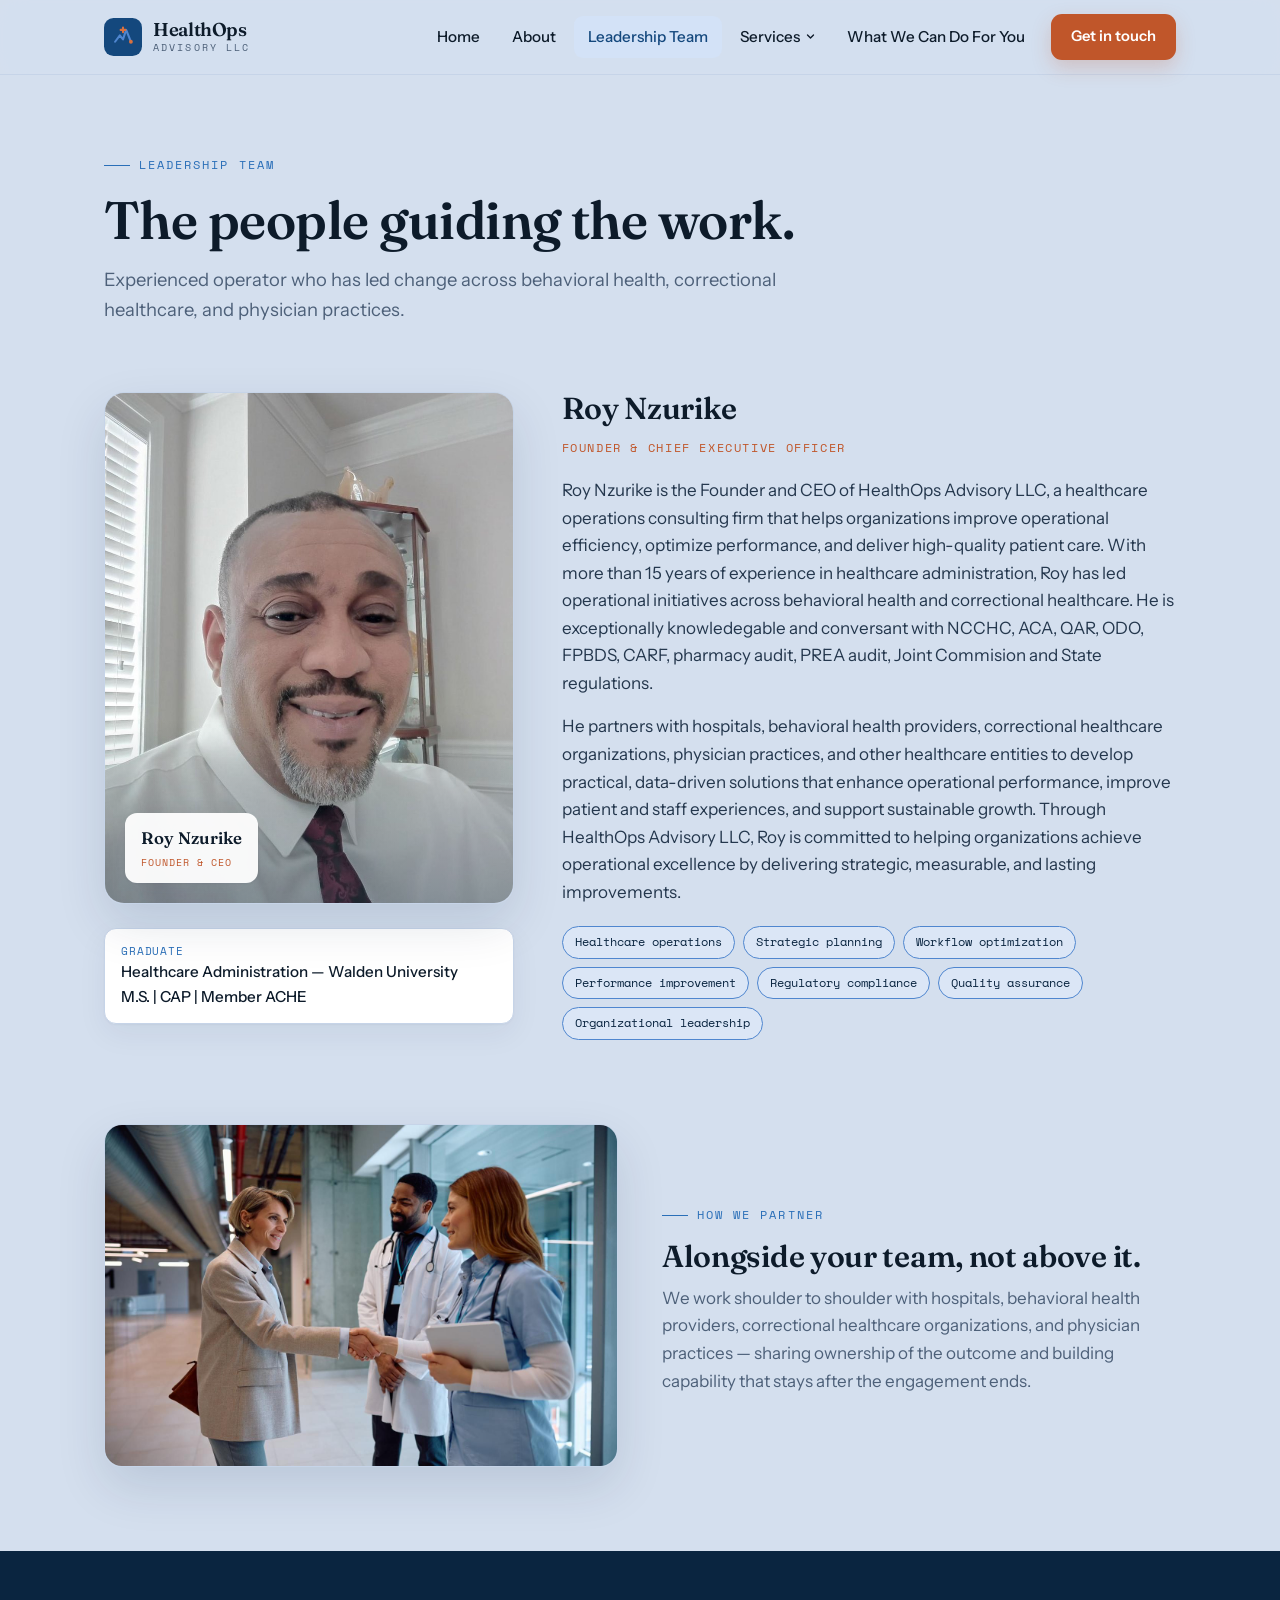
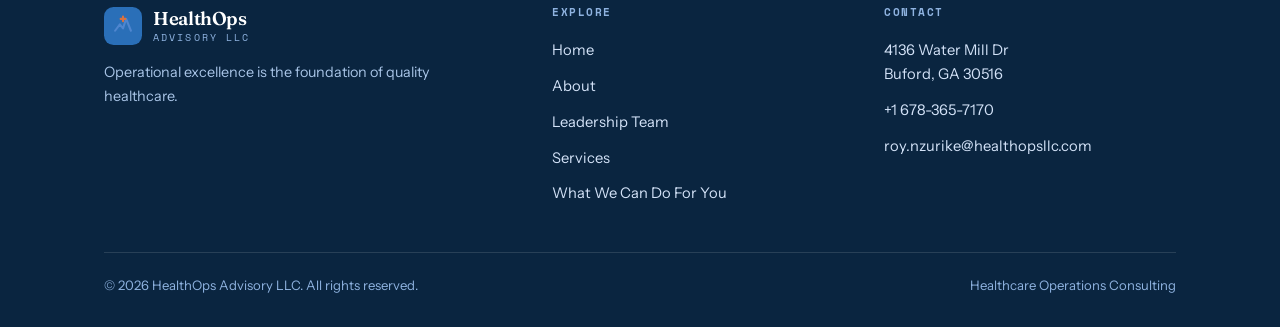
<file: leadership.html>
<!DOCTYPE html>
<html lang="en">
<head>
<meta charset="UTF-8" />
<meta name="viewport" content="width=device-width, initial-scale=1.0" />
<title>Leadership Team — HealthOps Advisory LLC</title>
<meta name="description" content="Meet Roy Nzurike, Founder and CEO of HealthOps Advisory LLC." />
<link rel="preconnect" href="https://fonts.googleapis.com">
<link rel="preconnect" href="https://fonts.gstatic.com" crossorigin>
<link href="https://fonts.googleapis.com/css2?family=Fraunces:opsz,wght@9..144,400;9..144,500;9..144,600;9..144,700&family=Instrument+Sans:wght@400;500;600&family=Space+Mono:wght@400;700&display=swap" rel="stylesheet">
<link rel="stylesheet" href="styles.css?v=8">
</head>
<body>
<header class="nav">
  <div class="nav-inner">
    <a class="brand" href="index.html" aria-label="HealthOps Advisory home">
      <svg class="mark" viewBox="0 0 48 48" fill="none" aria-hidden="true">
        <rect width="48" height="48" rx="12" fill="#14487d"/>
        <path d="M14 30 L20 22 L24 27 L28 15 L34 30" stroke="#4f86cf" stroke-width="2.6" stroke-linecap="round" stroke-linejoin="round"/>
        <path d="M24 12 v6 M21 15 h6" stroke="#d9713f" stroke-width="2.6" stroke-linecap="round"/>
        <circle cx="34" cy="30" r="2.4" fill="#d9713f"/>
      </svg>
      <div class="name">HealthOps<small>Advisory&nbsp;LLC</small></div>
    </a>

    <button class="hamburger" aria-label="Menu" aria-expanded="false"><span></span><span></span><span></span></button>

    <nav class="links" id="navlinks">
      <a class="navlink" data-page="index.html" href="index.html">Home</a>
      <a class="navlink" data-page="about.html" href="about.html">About</a>
      <a class="navlink" data-page="leadership.html" href="leadership.html">Leadership Team</a>

      <div class="dropdown" id="svcDrop">
        <a class="navlink" data-page="services.html" href="services.html" aria-haspopup="true">
          Services
          <svg class="caret" viewBox="0 0 12 12" fill="none"><path d="M2 4 L6 8 L10 4" stroke="currentColor" stroke-width="1.8" stroke-linecap="round" stroke-linejoin="round"/></svg>
        </a>
        <div class="menu" role="menu" id="svcMenu">
          <div class="menu-head">Our Services &mdash; jump to detail</div>
          <a class="menu-item" role="menuitem" href="services.html#svc-assessment"><span class="num">01</span><span class="lbl">Comprehensive Operational Assessment Report</span></a><a class="menu-item" role="menuitem" href="services.html#svc-inefficiencies"><span class="num">02</span><span class="lbl">Identify inefficiencies that impact patient care &amp; performance</span></a><a class="menu-item" role="menuitem" href="services.html#svc-recommendations"><span class="num">03</span><span class="lbl">Develop practical recommendations that improve efficiency</span></a><a class="menu-item" role="menuitem" href="services.html#svc-standardize"><span class="num">04</span><span class="lbl">Standardize operations across the organization</span></a><a class="menu-item" role="menuitem" href="services.html#svc-execute"><span class="num">05</span><span class="lbl">Help leadership execute recommended improvements</span></a><a class="menu-item" role="menuitem" href="services.html#svc-equip"><span class="num">06</span><span class="lbl">Equip teams with knowledge &amp; tools to sustain improvements</span></a><a class="menu-item" role="menuitem" href="services.html#svc-risk"><span class="num">07</span><span class="lbl">Reduce operational and regulatory risk</span></a><a class="menu-item" role="menuitem" href="services.html#svc-sustain"><span class="num">08</span><span class="lbl">Ensure improvements are sustained over time</span></a><a class="menu-item" role="menuitem" href="services.html#svc-workforce"><span class="num">09</span><span class="lbl">Empower workforce development through hands-on, role-playing training</span></a>
        </div>
      </div>

      <a class="navlink" data-page="whatwecando.html" href="whatwecando.html">What We Can Do For You</a>
      <a class="cta-btn nav-cta" href="contact.html" style="margin-left:8px;">Get in touch</a>
    </nav>
  </div>
</header>
<main>
<div class="page-head"><div class="wrap">
    <span class="eyebrow">Leadership team</span>
    <h1>The people guiding the work.</h1>
    <p class="lede">Experienced operator who has led change across behavioral health, correctional healthcare, and physician practices.</p>
  </div></div>

  <section class="section" style="padding-top:40px;"><div class="wrap">
    <div class="leader">
      <div>
        <div class="portrait">
            <img src="images/roy-nzurike.jpg" alt="Roy Nzurike, Founder and Chief Executive Officer of HealthOps Advisory LLC">
          <div class="badge"><div class="bn">Roy Nzurike</div><div class="br">Founder &amp; CEO</div></div>
        </div>
        <div class="cred-list">
          <div class="cred"><div><div class="cd">Graduate</div><div class="ct"> Healthcare Administration &mdash; Walden University</div><div class="ct">M.S.    |    CAP    |    Member ACHE</div></div></div>
        </div>
      </div>
      <div class="prose">
        <h2>Roy Nzurike</h2>
        <p style="font-family:'Space Mono';font-size:.72rem;letter-spacing:.14em;text-transform:uppercase;color:var(--orange-600);margin-bottom:20px;">Founder &amp; Chief Executive Officer</p>
        <p>Roy Nzurike is the Founder and CEO of HealthOps Advisory LLC, a healthcare operations consulting firm that helps organizations improve operational efficiency, optimize performance, and deliver high-quality patient care. With more than 15 years of experience in healthcare administration, Roy has led operational initiatives across behavioral health and correctional healthcare. He is exceptionally knowledegable and conversant with NCCHC, ACA, QAR, ODO, FPBDS, CARF, pharmacy audit, PREA audit, Joint Commision and State regulations.</p>
        <p>He partners with hospitals, behavioral health providers, correctional healthcare organizations, physician practices, and other healthcare entities to develop practical, data-driven solutions that enhance operational performance, improve patient and staff experiences, and support sustainable growth. Through HealthOps Advisory LLC, Roy is committed to helping organizations achieve operational excellence by delivering strategic, measurable, and lasting improvements.</p>
        <div class="expertise">
          <span class="chip">Healthcare operations</span><span class="chip">Strategic planning</span><span class="chip">Workflow optimization</span><span class="chip">Performance improvement</span><span class="chip">Regulatory compliance</span><span class="chip">Quality assurance</span><span class="chip">Organizational leadership</span>
        </div>
      </div>
    </div>
  </div></section>

  <section class="section" style="padding-top:0;"><div class="wrap">
    <div class="feature rev">
      <div class="ftext">
        <span class="eyebrow">How we partner</span>
        <h2>Alongside your team, not above it.</h2>
        <p>We work shoulder to shoulder with hospitals, behavioral health providers, correctional healthcare organizations, and physician practices &mdash; sharing ownership of the outcome and building capability that stays after the engagement ends.</p>
      </div>
      <div class="fimg"><img src="images/partnership-hallway.jpg" alt="A consultant shaking hands with clinical staff in a healthcare facility"></div>
    </div>
  </div></section>
</main>
<footer>
  <div class="wrap">
    <div class="foot-grid">
      <div>
        <a class="brand" href="index.html" style="margin-bottom:16px;">
          <svg class="mark" viewBox="0 0 48 48" fill="none" aria-hidden="true">
            <rect width="48" height="48" rx="12" fill="#2a6fb8"/>
            <path d="M14 30 L20 22 L24 27 L28 15 L34 30" stroke="#4f86cf" stroke-width="2.6" stroke-linecap="round" stroke-linejoin="round"/>
            <path d="M24 12 v6 M21 15 h6" stroke="#d9713f" stroke-width="2.6" stroke-linecap="round"/>
          </svg>
          <div class="name">HealthOps<small>Advisory&nbsp;LLC</small></div>
        </a>
        <p style="color:#a8c4e6;font-size:.9rem;max-width:34ch;">Operational excellence is the foundation of quality healthcare.</p>
      </div>
      <div>
        <h5>Explore</h5>
        <a class="fl" href="index.html">Home</a>
        <a class="fl" href="about.html">About</a>
        <a class="fl" href="leadership.html">Leadership Team</a>
        <a class="fl" href="services.html">Services</a>
        <a class="fl" href="whatwecando.html">What We Can Do For You</a>
      </div>
      <div>
        <h5>Contact</h5>
        <span class="fl" style="cursor:default;">4136 Water Mill Dr<br>Buford, GA 30516</span>
        <a class="fl" href="tel:+16783657170">+1 678-365-7170</a>
        <a class="fl" href="mailto:roy.nzurike@healthopsllc.com">roy.nzurike@healthopsllc.com</a>
      </div>
    </div>
    <div class="foot-bottom">
      <span>&copy; 2026 HealthOps Advisory LLC. All rights reserved.</span>
      <span>Healthcare Operations Consulting</span>
    </div>
  </div>
</footer>
<script src="main.js?v=8"></script>
</body>
</html>
</file>
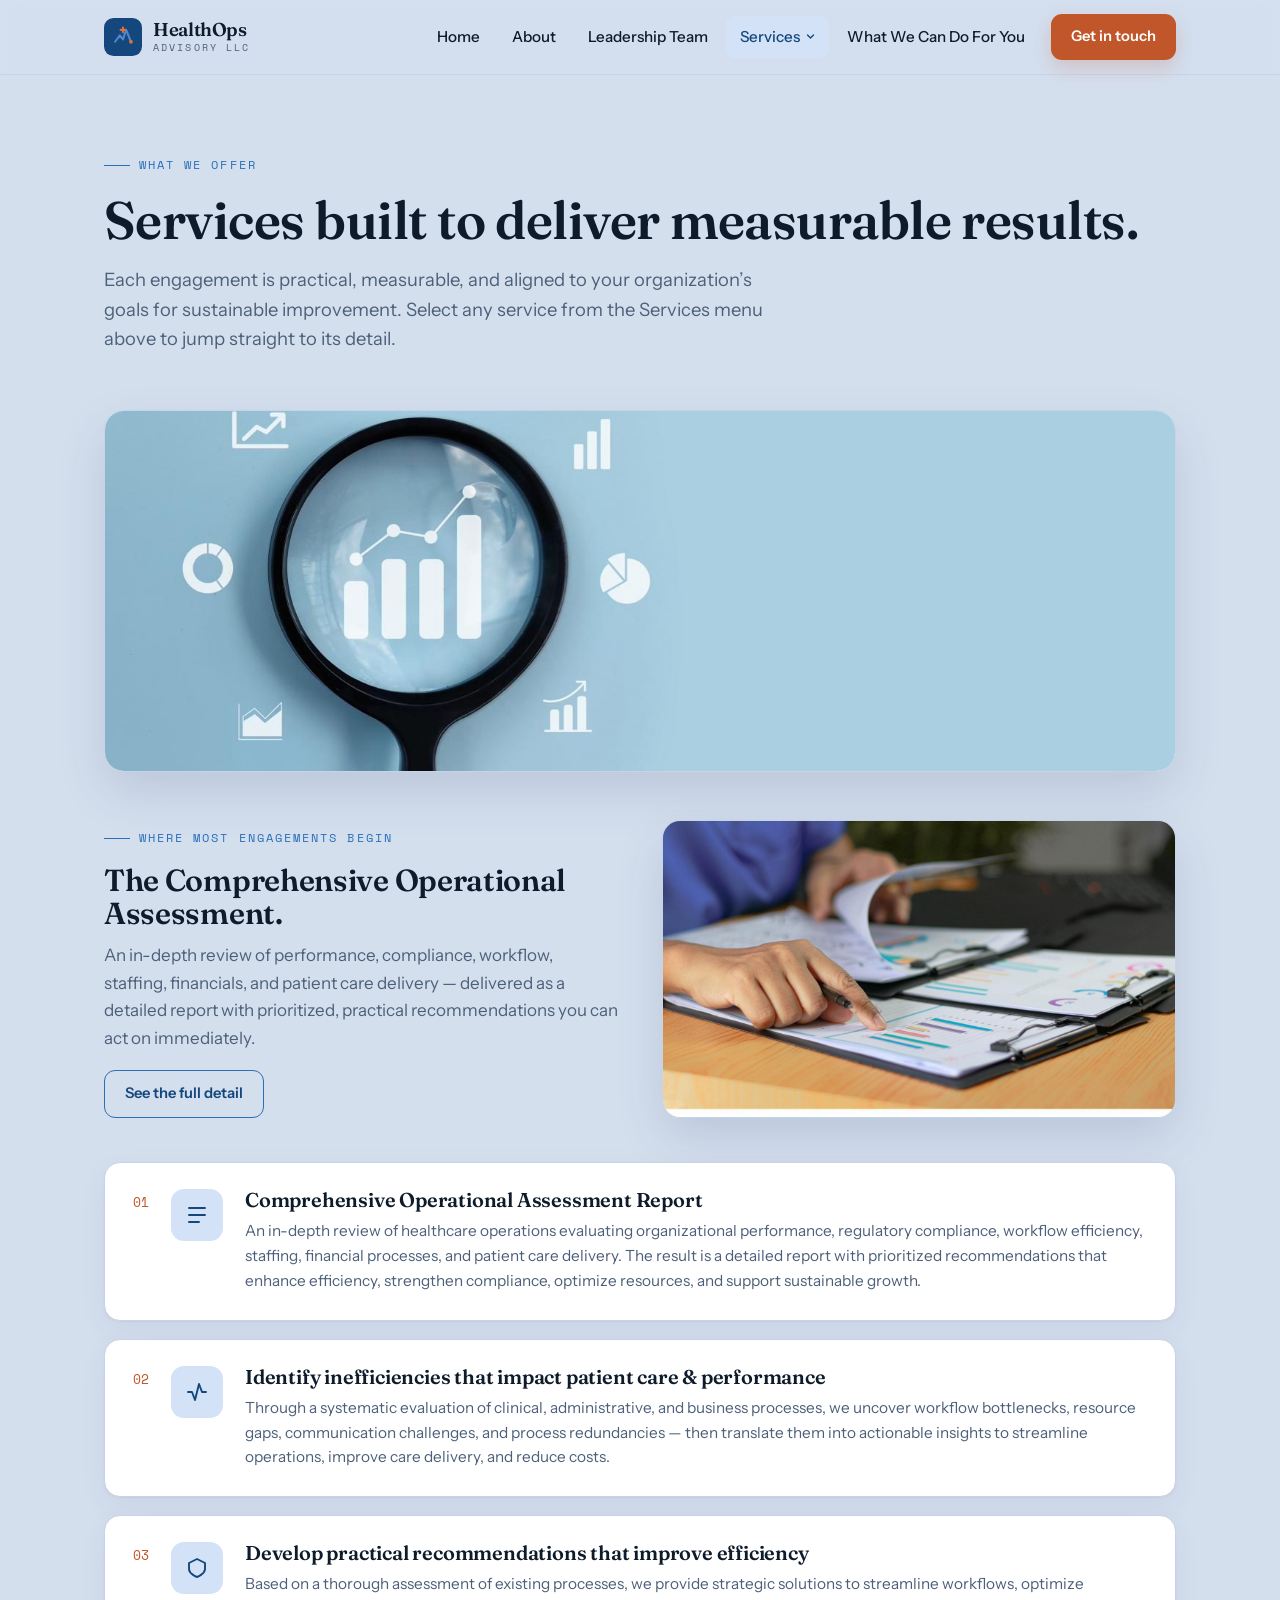
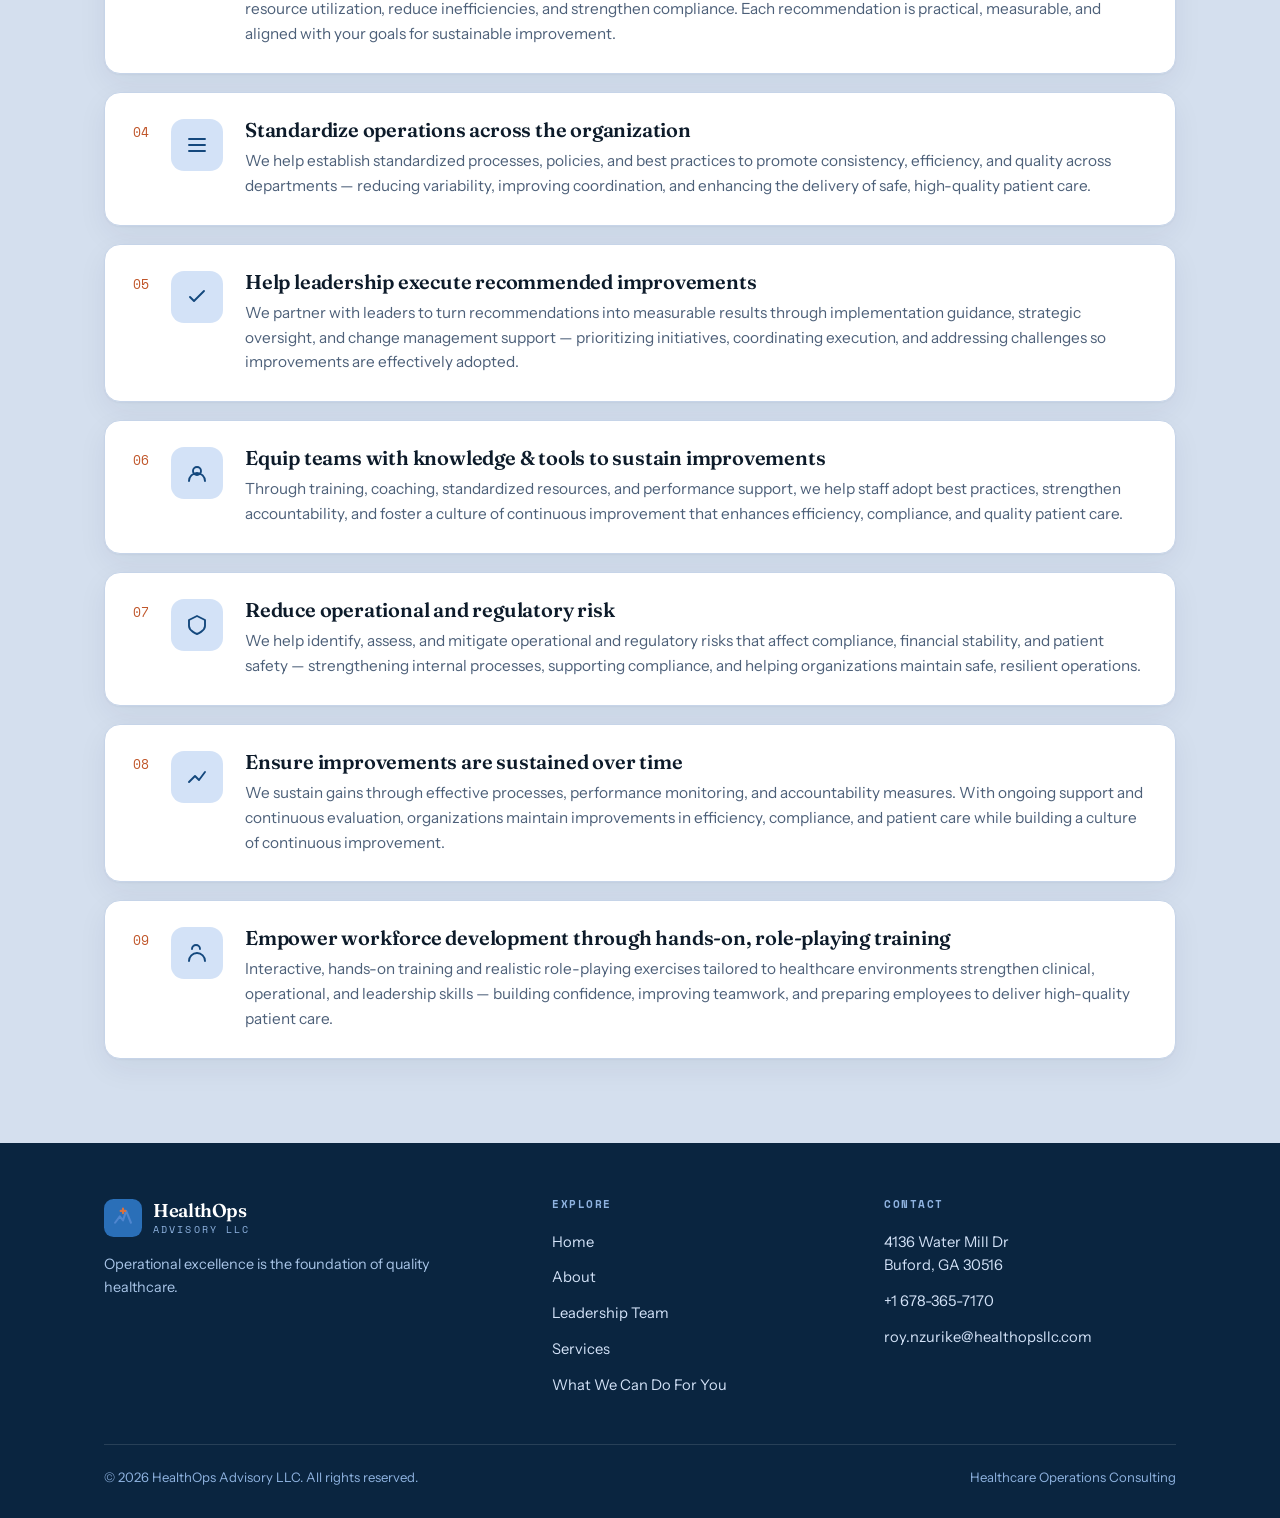
<file: services.html>
<!DOCTYPE html>
<html lang="en">
<head>
<meta charset="UTF-8" />
<meta name="viewport" content="width=device-width, initial-scale=1.0" />
<title>Services — HealthOps Advisory LLC</title>
<meta name="description" content="Healthcare operations services: assessments, standardization, implementation, risk reduction, and workforce training." />
<link rel="preconnect" href="https://fonts.googleapis.com">
<link rel="preconnect" href="https://fonts.gstatic.com" crossorigin>
<link href="https://fonts.googleapis.com/css2?family=Fraunces:opsz,wght@9..144,400;9..144,500;9..144,600;9..144,700&family=Instrument+Sans:wght@400;500;600&family=Space+Mono:wght@400;700&display=swap" rel="stylesheet">
<link rel="stylesheet" href="styles.css?v=8">
</head>
<body>
<header class="nav">
  <div class="nav-inner">
    <a class="brand" href="index.html" aria-label="HealthOps Advisory home">
      <svg class="mark" viewBox="0 0 48 48" fill="none" aria-hidden="true">
        <rect width="48" height="48" rx="12" fill="#14487d"/>
        <path d="M14 30 L20 22 L24 27 L28 15 L34 30" stroke="#4f86cf" stroke-width="2.6" stroke-linecap="round" stroke-linejoin="round"/>
        <path d="M24 12 v6 M21 15 h6" stroke="#d9713f" stroke-width="2.6" stroke-linecap="round"/>
        <circle cx="34" cy="30" r="2.4" fill="#d9713f"/>
      </svg>
      <div class="name">HealthOps<small>Advisory&nbsp;LLC</small></div>
    </a>

    <button class="hamburger" aria-label="Menu" aria-expanded="false"><span></span><span></span><span></span></button>

    <nav class="links" id="navlinks">
      <a class="navlink" data-page="index.html" href="index.html">Home</a>
      <a class="navlink" data-page="about.html" href="about.html">About</a>
      <a class="navlink" data-page="leadership.html" href="leadership.html">Leadership Team</a>

      <div class="dropdown" id="svcDrop">
        <a class="navlink" data-page="services.html" href="services.html" aria-haspopup="true">
          Services
          <svg class="caret" viewBox="0 0 12 12" fill="none"><path d="M2 4 L6 8 L10 4" stroke="currentColor" stroke-width="1.8" stroke-linecap="round" stroke-linejoin="round"/></svg>
        </a>
        <div class="menu" role="menu" id="svcMenu">
          <div class="menu-head">Our Services &mdash; jump to detail</div>
          <a class="menu-item" role="menuitem" href="services.html#svc-assessment"><span class="num">01</span><span class="lbl">Comprehensive Operational Assessment Report</span></a><a class="menu-item" role="menuitem" href="services.html#svc-inefficiencies"><span class="num">02</span><span class="lbl">Identify inefficiencies that impact patient care &amp; performance</span></a><a class="menu-item" role="menuitem" href="services.html#svc-recommendations"><span class="num">03</span><span class="lbl">Develop practical recommendations that improve efficiency</span></a><a class="menu-item" role="menuitem" href="services.html#svc-standardize"><span class="num">04</span><span class="lbl">Standardize operations across the organization</span></a><a class="menu-item" role="menuitem" href="services.html#svc-execute"><span class="num">05</span><span class="lbl">Help leadership execute recommended improvements</span></a><a class="menu-item" role="menuitem" href="services.html#svc-equip"><span class="num">06</span><span class="lbl">Equip teams with knowledge &amp; tools to sustain improvements</span></a><a class="menu-item" role="menuitem" href="services.html#svc-risk"><span class="num">07</span><span class="lbl">Reduce operational and regulatory risk</span></a><a class="menu-item" role="menuitem" href="services.html#svc-sustain"><span class="num">08</span><span class="lbl">Ensure improvements are sustained over time</span></a><a class="menu-item" role="menuitem" href="services.html#svc-workforce"><span class="num">09</span><span class="lbl">Empower workforce development through hands-on, role-playing training</span></a>
        </div>
      </div>

      <a class="navlink" data-page="whatwecando.html" href="whatwecando.html">What We Can Do For You</a>
      <a class="cta-btn nav-cta" href="contact.html" style="margin-left:8px;">Get in touch</a>
    </nav>
  </div>
</header>
<main>
<div class="page-head"><div class="wrap">
    <span class="eyebrow">What we offer</span>
    <h1>Services built to deliver measurable results.</h1>
    <p class="lede">Each engagement is practical, measurable, and aligned to your organization&rsquo;s goals for sustainable improvement. Select any service from the Services menu above to jump straight to its detail.</p>
  </div></div>

  <section class="section" style="padding-top:28px;padding-bottom:0;"><div class="wrap">
    <div class="media-banner"><img src="images/analysis-magnifier.jpg" alt="A magnifying glass held over rising bar charts and analytics icons"></div>
  </div></section>

  <section class="section" style="padding-top:48px;padding-bottom:0;"><div class="wrap">
    <div class="feature">
      <div class="ftext">
        <span class="eyebrow">Where most engagements begin</span>
        <h2>The Comprehensive Operational Assessment.</h2>
        <p>An in-depth review of performance, compliance, workflow, staffing, financials, and patient care delivery &mdash; delivered as a detailed report with prioritized, practical recommendations you can act on immediately.</p>
        <a class="cta-btn cta-ghost" href="#svc-assessment" style="margin-top:18px;">See the full detail</a>
      </div>
      <div class="fimg"><img src="images/reviewing-reports.jpg" alt="Hands reviewing printed operational charts and reports on a clipboard"></div>
    </div>
  </div></section>

  <section class="section" style="padding-top:44px;"><div class="wrap">
    <div class="svc-list"><article class="svc" id="svc-assessment"><div class="sn">01</div><div class="sicon"><svg width="24" height="24" viewBox="0 0 24 24" fill="none"><path d="M4 5h16M4 12h16M4 19h10" stroke="currentColor" stroke-width="1.9" stroke-linecap="round" stroke-linejoin="round"/></svg></div><div><h3>Comprehensive Operational Assessment Report</h3><p>An in-depth review of healthcare operations evaluating organizational performance, regulatory compliance, workflow efficiency, staffing, financial processes, and patient care delivery. The result is a detailed report with prioritized recommendations that enhance efficiency, strengthen compliance, optimize resources, and support sustainable growth.</p></div></article><article class="svc" id="svc-inefficiencies"><div class="sn">02</div><div class="sicon"><svg width="24" height="24" viewBox="0 0 24 24" fill="none"><path d="M3 12h4l3 8 4-16 3 8h4" stroke="currentColor" stroke-width="1.9" stroke-linecap="round" stroke-linejoin="round"/></svg></div><div><h3>Identify inefficiencies that impact patient care &amp; performance</h3><p>Through a systematic evaluation of clinical, administrative, and business processes, we uncover workflow bottlenecks, resource gaps, communication challenges, and process redundancies — then translate them into actionable insights to streamline operations, improve care delivery, and reduce costs.</p></div></article><article class="svc" id="svc-recommendations"><div class="sn">03</div><div class="sicon"><svg width="24" height="24" viewBox="0 0 24 24" fill="none"><path d="M12 3l8 4v6c0 5-8 8-8 8s-8-3-8-8V7z" stroke="currentColor" stroke-width="1.9" stroke-linecap="round" stroke-linejoin="round"/></svg></div><div><h3>Develop practical recommendations that improve efficiency</h3><p>Based on a thorough assessment of existing processes, we provide strategic solutions to streamline workflows, optimize resource utilization, reduce inefficiencies, and strengthen compliance. Each recommendation is practical, measurable, and aligned with your goals for sustainable improvement.</p></div></article><article class="svc" id="svc-standardize"><div class="sn">04</div><div class="sicon"><svg width="24" height="24" viewBox="0 0 24 24" fill="none"><path d="M4 6h16M4 12h16M4 18h16" stroke="currentColor" stroke-width="1.9" stroke-linecap="round" stroke-linejoin="round"/></svg></div><div><h3>Standardize operations across the organization</h3><p>We help establish standardized processes, policies, and best practices to promote consistency, efficiency, and quality across departments — reducing variability, improving coordination, and enhancing the delivery of safe, high-quality patient care.</p></div></article><article class="svc" id="svc-execute"><div class="sn">05</div><div class="sicon"><svg width="24" height="24" viewBox="0 0 24 24" fill="none"><path d="M5 12l4 4L19 6" stroke="currentColor" stroke-width="1.9" stroke-linecap="round" stroke-linejoin="round"/></svg></div><div><h3>Help leadership execute recommended improvements</h3><p>We partner with leaders to turn recommendations into measurable results through implementation guidance, strategic oversight, and change management support — prioritizing initiatives, coordinating execution, and addressing challenges so improvements are effectively adopted.</p></div></article><article class="svc" id="svc-equip"><div class="sn">06</div><div class="sicon"><svg width="24" height="24" viewBox="0 0 24 24" fill="none"><path d="M12 14a4 4 0 100-8 4 4 0 000 8zM4 20a8 8 0 0116 0" stroke="currentColor" stroke-width="1.9" stroke-linecap="round" stroke-linejoin="round"/></svg></div><div><h3>Equip teams with knowledge &amp; tools to sustain improvements</h3><p>Through training, coaching, standardized resources, and performance support, we help staff adopt best practices, strengthen accountability, and foster a culture of continuous improvement that enhances efficiency, compliance, and quality patient care.</p></div></article><article class="svc" id="svc-risk"><div class="sn">07</div><div class="sicon"><svg width="24" height="24" viewBox="0 0 24 24" fill="none"><path d="M12 3l8 4v6c0 5-8 8-8 8s-8-3-8-8V7z" stroke="currentColor" stroke-width="1.9" stroke-linecap="round" stroke-linejoin="round"/></svg></div><div><h3>Reduce operational and regulatory risk</h3><p>We help identify, assess, and mitigate operational and regulatory risks that affect compliance, financial stability, and patient safety — strengthening internal processes, supporting compliance, and helping organizations maintain safe, resilient operations.</p></div></article><article class="svc" id="svc-sustain"><div class="sn">08</div><div class="sicon"><svg width="24" height="24" viewBox="0 0 24 24" fill="none"><path d="M4 17l6-6 4 4 6-8" stroke="currentColor" stroke-width="1.9" stroke-linecap="round" stroke-linejoin="round"/></svg></div><div><h3>Ensure improvements are sustained over time</h3><p>We sustain gains through effective processes, performance monitoring, and accountability measures. With ongoing support and continuous evaluation, organizations maintain improvements in efficiency, compliance, and patient care while building a culture of continuous improvement.</p></div></article><article class="svc" id="svc-workforce"><div class="sn">09</div><div class="sicon"><svg width="24" height="24" viewBox="0 0 24 24" fill="none"><path d="M7 8a4 4 0 118 0M4 20a6 6 0 0116 0" stroke="currentColor" stroke-width="1.9" stroke-linecap="round" stroke-linejoin="round"/></svg></div><div><h3>Empower workforce development through hands-on, role-playing training</h3><p>Interactive, hands-on training and realistic role-playing exercises tailored to healthcare environments strengthen clinical, operational, and leadership skills — building confidence, improving teamwork, and preparing employees to deliver high-quality patient care.</p></div></article></div>
  </div></section>
</main>
<footer>
  <div class="wrap">
    <div class="foot-grid">
      <div>
        <a class="brand" href="index.html" style="margin-bottom:16px;">
          <svg class="mark" viewBox="0 0 48 48" fill="none" aria-hidden="true">
            <rect width="48" height="48" rx="12" fill="#2a6fb8"/>
            <path d="M14 30 L20 22 L24 27 L28 15 L34 30" stroke="#4f86cf" stroke-width="2.6" stroke-linecap="round" stroke-linejoin="round"/>
            <path d="M24 12 v6 M21 15 h6" stroke="#d9713f" stroke-width="2.6" stroke-linecap="round"/>
          </svg>
          <div class="name">HealthOps<small>Advisory&nbsp;LLC</small></div>
        </a>
        <p style="color:#a8c4e6;font-size:.9rem;max-width:34ch;">Operational excellence is the foundation of quality healthcare.</p>
      </div>
      <div>
        <h5>Explore</h5>
        <a class="fl" href="index.html">Home</a>
        <a class="fl" href="about.html">About</a>
        <a class="fl" href="leadership.html">Leadership Team</a>
        <a class="fl" href="services.html">Services</a>
        <a class="fl" href="whatwecando.html">What We Can Do For You</a>
      </div>
      <div>
        <h5>Contact</h5>
        <span class="fl" style="cursor:default;">4136 Water Mill Dr<br>Buford, GA 30516</span>
        <a class="fl" href="tel:+16783657170">+1 678-365-7170</a>
        <a class="fl" href="mailto:roy.nzurike@healthopsllc.com">roy.nzurike@healthopsllc.com</a>
      </div>
    </div>
    <div class="foot-bottom">
      <span>&copy; 2026 HealthOps Advisory LLC. All rights reserved.</span>
      <span>Healthcare Operations Consulting</span>
    </div>
  </div>
</footer>
<script src="main.js?v=8"></script>
</body>
</html>
</file>
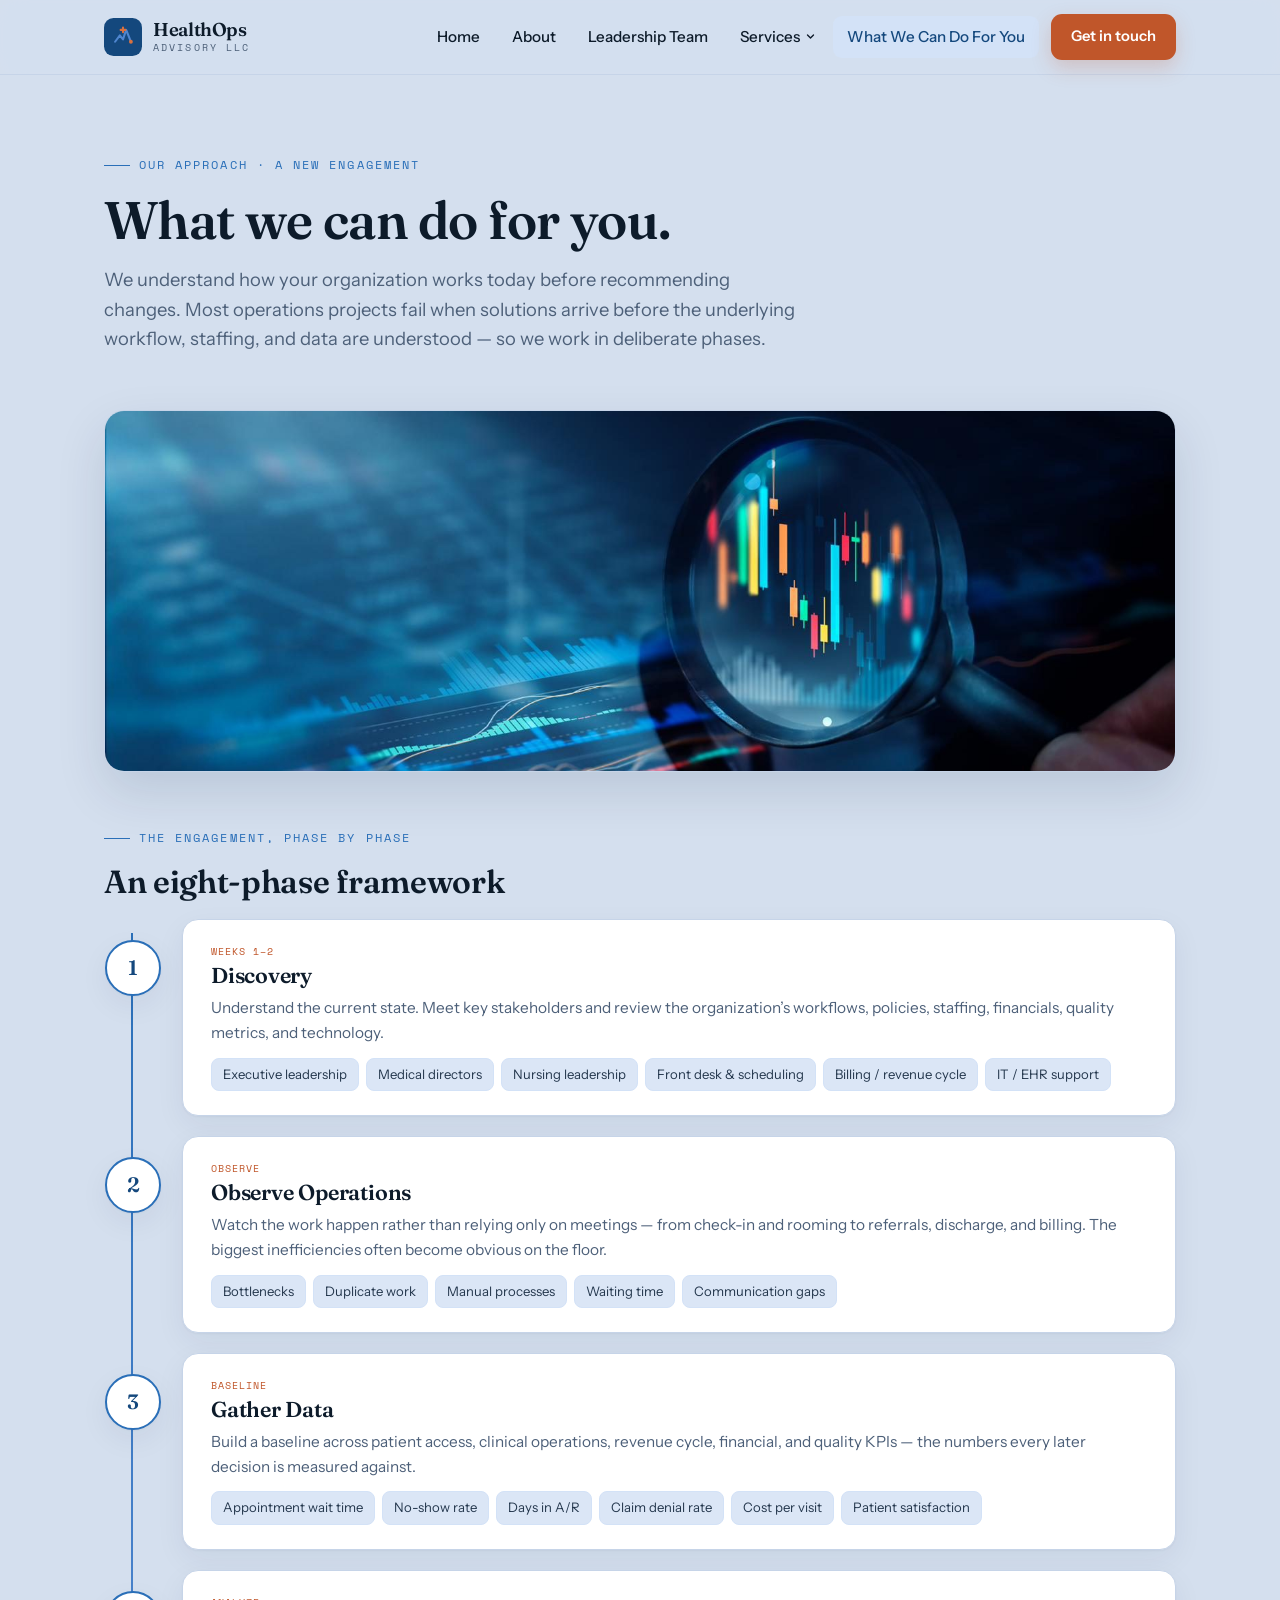
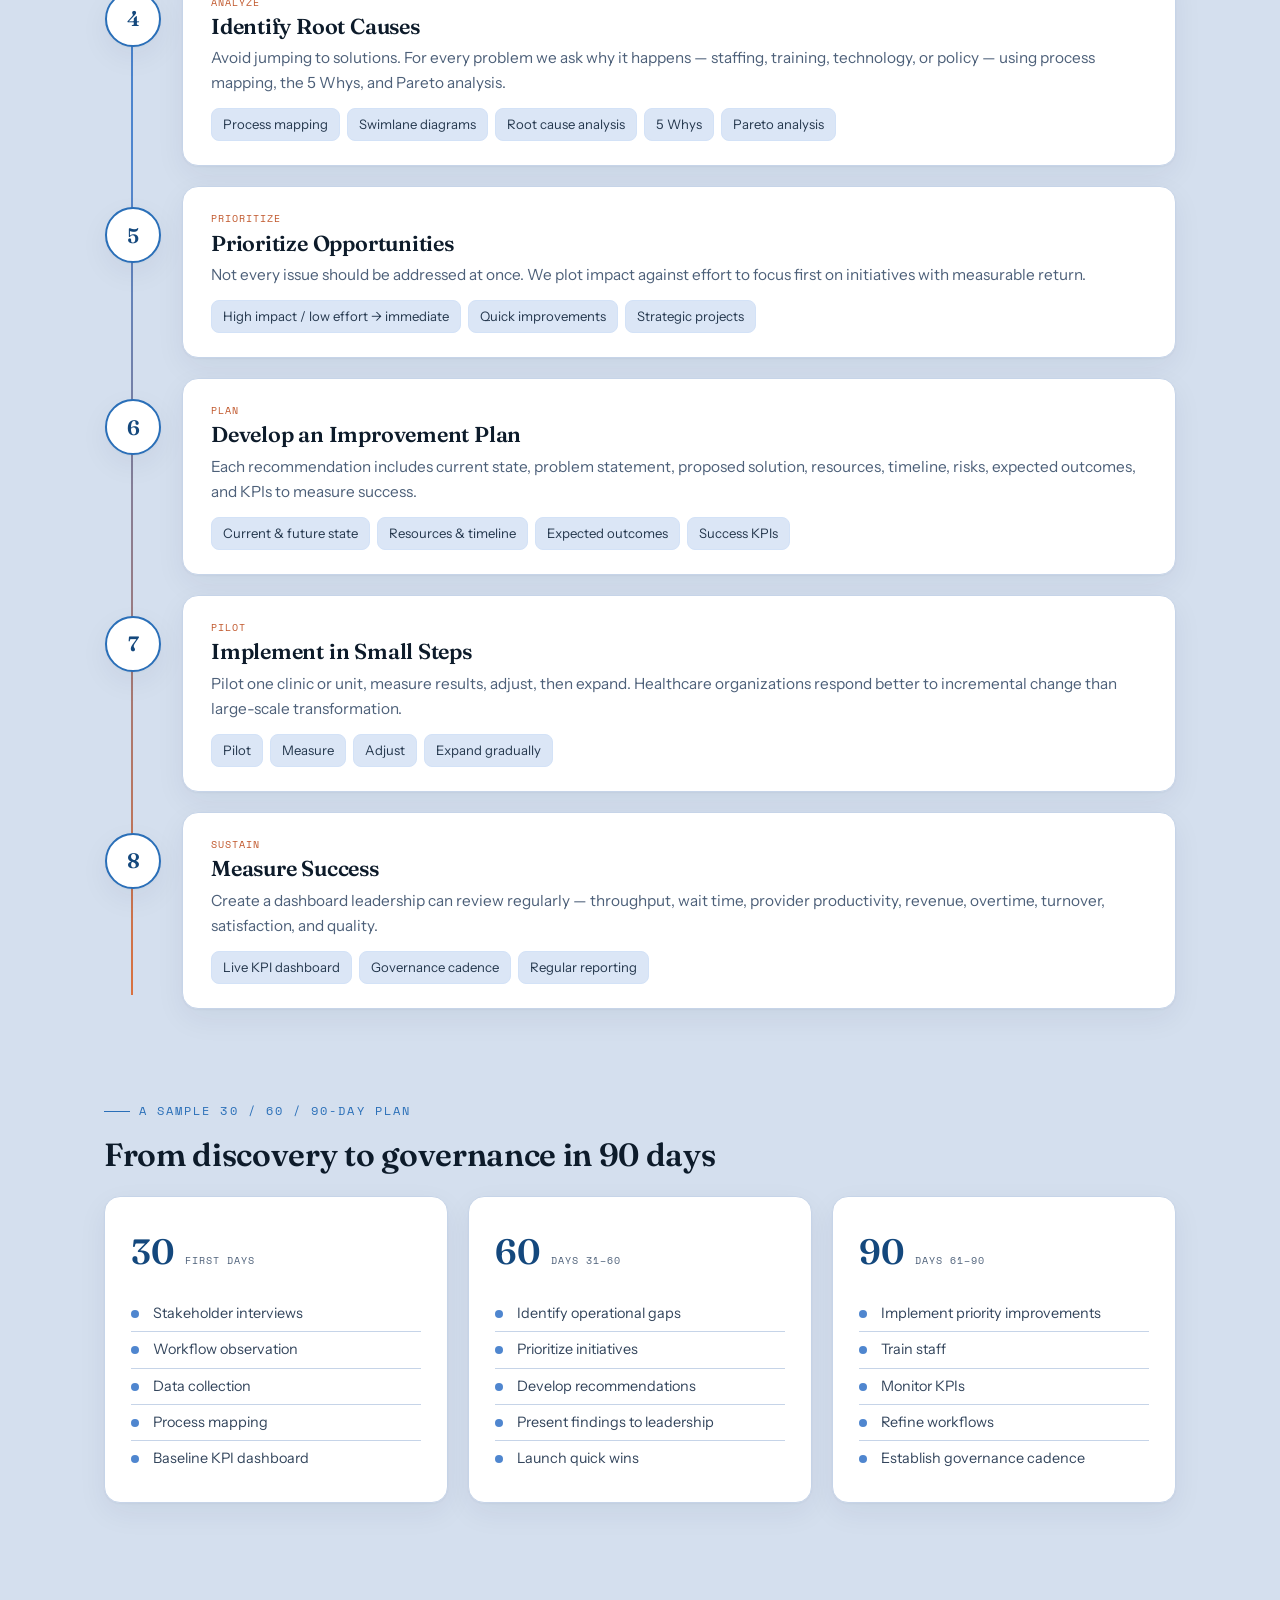
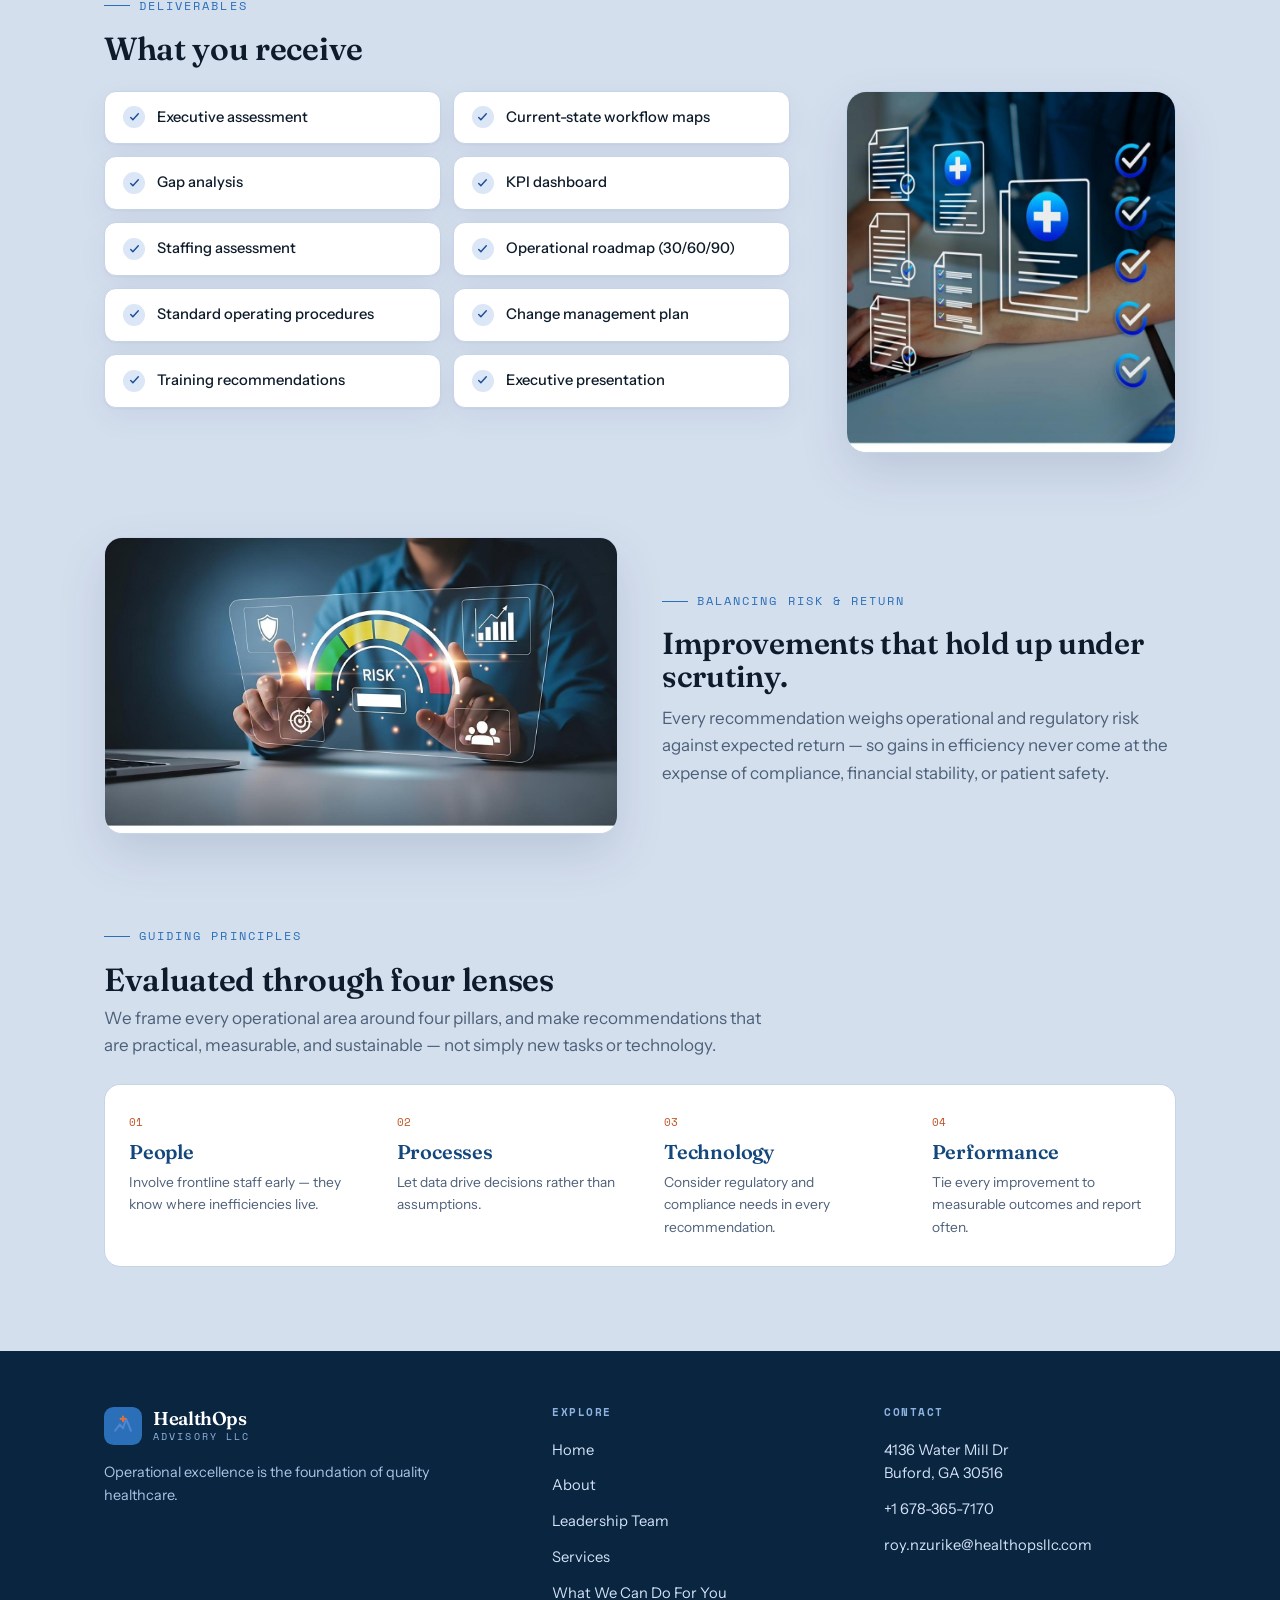
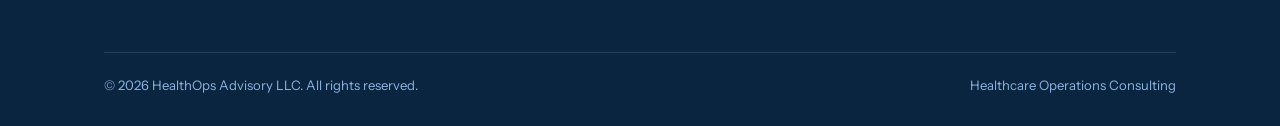
<file: whatwecando.html>
<!DOCTYPE html>
<html lang="en">
<head>
<meta charset="UTF-8" />
<meta name="viewport" content="width=device-width, initial-scale=1.0" />
<title>What We Can Do For You — HealthOps Advisory LLC</title>
<meta name="description" content="Our phased healthcare operations engagement approach, 30/60/90-day plan, and deliverables." />
<link rel="preconnect" href="https://fonts.googleapis.com">
<link rel="preconnect" href="https://fonts.gstatic.com" crossorigin>
<link href="https://fonts.googleapis.com/css2?family=Fraunces:opsz,wght@9..144,400;9..144,500;9..144,600;9..144,700&family=Instrument+Sans:wght@400;500;600&family=Space+Mono:wght@400;700&display=swap" rel="stylesheet">
<link rel="stylesheet" href="styles.css?v=8">
</head>
<body>
<header class="nav">
  <div class="nav-inner">
    <a class="brand" href="index.html" aria-label="HealthOps Advisory home">
      <svg class="mark" viewBox="0 0 48 48" fill="none" aria-hidden="true">
        <rect width="48" height="48" rx="12" fill="#14487d"/>
        <path d="M14 30 L20 22 L24 27 L28 15 L34 30" stroke="#4f86cf" stroke-width="2.6" stroke-linecap="round" stroke-linejoin="round"/>
        <path d="M24 12 v6 M21 15 h6" stroke="#d9713f" stroke-width="2.6" stroke-linecap="round"/>
        <circle cx="34" cy="30" r="2.4" fill="#d9713f"/>
      </svg>
      <div class="name">HealthOps<small>Advisory&nbsp;LLC</small></div>
    </a>

    <button class="hamburger" aria-label="Menu" aria-expanded="false"><span></span><span></span><span></span></button>

    <nav class="links" id="navlinks">
      <a class="navlink" data-page="index.html" href="index.html">Home</a>
      <a class="navlink" data-page="about.html" href="about.html">About</a>
      <a class="navlink" data-page="leadership.html" href="leadership.html">Leadership Team</a>

      <div class="dropdown" id="svcDrop">
        <a class="navlink" data-page="services.html" href="services.html" aria-haspopup="true">
          Services
          <svg class="caret" viewBox="0 0 12 12" fill="none"><path d="M2 4 L6 8 L10 4" stroke="currentColor" stroke-width="1.8" stroke-linecap="round" stroke-linejoin="round"/></svg>
        </a>
        <div class="menu" role="menu" id="svcMenu">
          <div class="menu-head">Our Services &mdash; jump to detail</div>
          <a class="menu-item" role="menuitem" href="services.html#svc-assessment"><span class="num">01</span><span class="lbl">Comprehensive Operational Assessment Report</span></a><a class="menu-item" role="menuitem" href="services.html#svc-inefficiencies"><span class="num">02</span><span class="lbl">Identify inefficiencies that impact patient care &amp; performance</span></a><a class="menu-item" role="menuitem" href="services.html#svc-recommendations"><span class="num">03</span><span class="lbl">Develop practical recommendations that improve efficiency</span></a><a class="menu-item" role="menuitem" href="services.html#svc-standardize"><span class="num">04</span><span class="lbl">Standardize operations across the organization</span></a><a class="menu-item" role="menuitem" href="services.html#svc-execute"><span class="num">05</span><span class="lbl">Help leadership execute recommended improvements</span></a><a class="menu-item" role="menuitem" href="services.html#svc-equip"><span class="num">06</span><span class="lbl">Equip teams with knowledge &amp; tools to sustain improvements</span></a><a class="menu-item" role="menuitem" href="services.html#svc-risk"><span class="num">07</span><span class="lbl">Reduce operational and regulatory risk</span></a><a class="menu-item" role="menuitem" href="services.html#svc-sustain"><span class="num">08</span><span class="lbl">Ensure improvements are sustained over time</span></a><a class="menu-item" role="menuitem" href="services.html#svc-workforce"><span class="num">09</span><span class="lbl">Empower workforce development through hands-on, role-playing training</span></a>
        </div>
      </div>

      <a class="navlink" data-page="whatwecando.html" href="whatwecando.html">What We Can Do For You</a>
      <a class="cta-btn nav-cta" href="contact.html" style="margin-left:8px;">Get in touch</a>
    </nav>
  </div>
</header>
<main>
<div class="page-head"><div class="wrap">
    <span class="eyebrow">Our approach &middot; A new engagement</span>
    <h1>What we can do for you.</h1>
    <p class="lede">We understand how your organization works today before recommending changes. Most operations projects fail when solutions arrive before the underlying workflow, staffing, and data are understood &mdash; so we work in deliberate phases.</p>
  </div></div>

  <section class="section" style="padding-top:28px;padding-bottom:0;"><div class="wrap">
    <div class="media-banner"><img src="images/data-magnifier-dark.jpg" alt="A magnifying glass examining detailed financial and operational data charts"></div>
  </div></section>

  <section class="section" style="padding-top:48px;"><div class="wrap">
    <span class="eyebrow">The engagement, phase by phase</span>
    <h2 style="font-size:2rem;margin-bottom:8px;">An eight-phase framework</h2>
    <div class="phase-spine"><div class="phase"><div class="pdot">1</div><div class="pweeks">Weeks 1–2</div><h3>Discovery</h3><p>Understand the current state. Meet key stakeholders and review the organization’s workflows, policies, staffing, financials, quality metrics, and technology.</p><div class="plist"><span class="pl">Executive leadership</span><span class="pl">Medical directors</span><span class="pl">Nursing leadership</span><span class="pl">Front desk &amp; scheduling</span><span class="pl">Billing / revenue cycle</span><span class="pl">IT / EHR support</span></div></div><div class="phase"><div class="pdot">2</div><div class="pweeks">Observe</div><h3>Observe Operations</h3><p>Watch the work happen rather than relying only on meetings — from check-in and rooming to referrals, discharge, and billing. The biggest inefficiencies often become obvious on the floor.</p><div class="plist"><span class="pl">Bottlenecks</span><span class="pl">Duplicate work</span><span class="pl">Manual processes</span><span class="pl">Waiting time</span><span class="pl">Communication gaps</span></div></div><div class="phase"><div class="pdot">3</div><div class="pweeks">Baseline</div><h3>Gather Data</h3><p>Build a baseline across patient access, clinical operations, revenue cycle, financial, and quality KPIs — the numbers every later decision is measured against.</p><div class="plist"><span class="pl">Appointment wait time</span><span class="pl">No-show rate</span><span class="pl">Days in A/R</span><span class="pl">Claim denial rate</span><span class="pl">Cost per visit</span><span class="pl">Patient satisfaction</span></div></div><div class="phase"><div class="pdot">4</div><div class="pweeks">Analyze</div><h3>Identify Root Causes</h3><p>Avoid jumping to solutions. For every problem we ask why it happens — staffing, training, technology, or policy — using process mapping, the 5 Whys, and Pareto analysis.</p><div class="plist"><span class="pl">Process mapping</span><span class="pl">Swimlane diagrams</span><span class="pl">Root cause analysis</span><span class="pl">5 Whys</span><span class="pl">Pareto analysis</span></div></div><div class="phase"><div class="pdot">5</div><div class="pweeks">Prioritize</div><h3>Prioritize Opportunities</h3><p>Not every issue should be addressed at once. We plot impact against effort to focus first on initiatives with measurable return.</p><div class="plist"><span class="pl">High impact / low effort → immediate</span><span class="pl">Quick improvements</span><span class="pl">Strategic projects</span></div></div><div class="phase"><div class="pdot">6</div><div class="pweeks">Plan</div><h3>Develop an Improvement Plan</h3><p>Each recommendation includes current state, problem statement, proposed solution, resources, timeline, risks, expected outcomes, and KPIs to measure success.</p><div class="plist"><span class="pl">Current &amp; future state</span><span class="pl">Resources &amp; timeline</span><span class="pl">Expected outcomes</span><span class="pl">Success KPIs</span></div></div><div class="phase"><div class="pdot">7</div><div class="pweeks">Pilot</div><h3>Implement in Small Steps</h3><p>Pilot one clinic or unit, measure results, adjust, then expand. Healthcare organizations respond better to incremental change than large-scale transformation.</p><div class="plist"><span class="pl">Pilot</span><span class="pl">Measure</span><span class="pl">Adjust</span><span class="pl">Expand gradually</span></div></div><div class="phase"><div class="pdot">8</div><div class="pweeks">Sustain</div><h3>Measure Success</h3><p>Create a dashboard leadership can review regularly — throughput, wait time, provider productivity, revenue, overtime, turnover, satisfaction, and quality.</p><div class="plist"><span class="pl">Live KPI dashboard</span><span class="pl">Governance cadence</span><span class="pl">Regular reporting</span></div></div></div>
  </div></section>

  <section class="section" style="padding-top:0;"><div class="wrap">
    <span class="eyebrow">A sample 30 / 60 / 90-day plan</span>
    <h2 style="font-size:2rem;margin-bottom:24px;">From discovery to governance in 90 days</h2>
    <div class="roadmap">
      <div class="rm"><div class="rmh"><span class="rmn">30</span><span class="rmu">First days</span></div><ul><li>Stakeholder interviews</li><li>Workflow observation</li><li>Data collection</li><li>Process mapping</li><li>Baseline KPI dashboard</li></ul></div>
      <div class="rm"><div class="rmh"><span class="rmn">60</span><span class="rmu">Days 31&ndash;60</span></div><ul><li>Identify operational gaps</li><li>Prioritize initiatives</li><li>Develop recommendations</li><li>Present findings to leadership</li><li>Launch quick wins</li></ul></div>
      <div class="rm"><div class="rmh"><span class="rmn">90</span><span class="rmu">Days 61&ndash;90</span></div><ul><li>Implement priority improvements</li><li>Train staff</li><li>Monitor KPIs</li><li>Refine workflows</li><li>Establish governance cadence</li></ul></div>
    </div>
  </div></section>

  <section class="section" style="padding-top:0;"><div class="wrap">
    <span class="eyebrow">Deliverables</span>
    <h2 style="font-size:2rem;margin-bottom:24px;">What you receive</h2>
    <div class="two-col" style="align-items:start;">
    <div class="deliverables" style="grid-template-columns:1fr 1fr;"><div class="deliv"><span class="dchk"><svg width="13" height="13" viewBox="0 0 24 24" fill="none"><path d="M5 12l4 4 10-11" stroke="currentColor" stroke-width="2.6" stroke-linecap="round" stroke-linejoin="round"/></svg></span><span>Executive assessment</span></div><div class="deliv"><span class="dchk"><svg width="13" height="13" viewBox="0 0 24 24" fill="none"><path d="M5 12l4 4 10-11" stroke="currentColor" stroke-width="2.6" stroke-linecap="round" stroke-linejoin="round"/></svg></span><span>Current-state workflow maps</span></div><div class="deliv"><span class="dchk"><svg width="13" height="13" viewBox="0 0 24 24" fill="none"><path d="M5 12l4 4 10-11" stroke="currentColor" stroke-width="2.6" stroke-linecap="round" stroke-linejoin="round"/></svg></span><span>Gap analysis</span></div><div class="deliv"><span class="dchk"><svg width="13" height="13" viewBox="0 0 24 24" fill="none"><path d="M5 12l4 4 10-11" stroke="currentColor" stroke-width="2.6" stroke-linecap="round" stroke-linejoin="round"/></svg></span><span>KPI dashboard</span></div><div class="deliv"><span class="dchk"><svg width="13" height="13" viewBox="0 0 24 24" fill="none"><path d="M5 12l4 4 10-11" stroke="currentColor" stroke-width="2.6" stroke-linecap="round" stroke-linejoin="round"/></svg></span><span>Staffing assessment</span></div><div class="deliv"><span class="dchk"><svg width="13" height="13" viewBox="0 0 24 24" fill="none"><path d="M5 12l4 4 10-11" stroke="currentColor" stroke-width="2.6" stroke-linecap="round" stroke-linejoin="round"/></svg></span><span>Operational roadmap (30/60/90)</span></div><div class="deliv"><span class="dchk"><svg width="13" height="13" viewBox="0 0 24 24" fill="none"><path d="M5 12l4 4 10-11" stroke="currentColor" stroke-width="2.6" stroke-linecap="round" stroke-linejoin="round"/></svg></span><span>Standard operating procedures</span></div><div class="deliv"><span class="dchk"><svg width="13" height="13" viewBox="0 0 24 24" fill="none"><path d="M5 12l4 4 10-11" stroke="currentColor" stroke-width="2.6" stroke-linecap="round" stroke-linejoin="round"/></svg></span><span>Change management plan</span></div><div class="deliv"><span class="dchk"><svg width="13" height="13" viewBox="0 0 24 24" fill="none"><path d="M5 12l4 4 10-11" stroke="currentColor" stroke-width="2.6" stroke-linecap="round" stroke-linejoin="round"/></svg></span><span>Training recommendations</span></div><div class="deliv"><span class="dchk"><svg width="13" height="13" viewBox="0 0 24 24" fill="none"><path d="M5 12l4 4 10-11" stroke="currentColor" stroke-width="2.6" stroke-linecap="round" stroke-linejoin="round"/></svg></span><span>Executive presentation</span></div></div>
    <div class="media-banner" style="margin:0;align-self:start;"><img src="images/health-documents.jpg" alt="A healthcare professional completing digital records and checklists on a laptop"></div>
    </div>
  </div></section>

  <section class="section" style="padding-top:0;"><div class="wrap">
    <div class="feature rev">
      <div class="ftext">
        <span class="eyebrow">Balancing risk &amp; return</span>
        <h2>Improvements that hold up under scrutiny.</h2>
        <p>Every recommendation weighs operational and regulatory risk against expected return &mdash; so gains in efficiency never come at the expense of compliance, financial stability, or patient safety.</p>
      </div>
      <div class="fimg"><img src="images/risk-gauge.jpg" alt="A professional adjusting a risk-level gauge on a digital dashboard"></div>
    </div>
  </div></section>

  <section class="section" style="padding-top:0;"><div class="wrap">
    <span class="eyebrow">Guiding principles</span>
    <h2 style="font-size:2rem;margin-bottom:8px;">Evaluated through four lenses</h2>
    <p style="color:var(--muted);max-width:60ch;margin-bottom:24px;">We frame every operational area around four pillars, and make recommendations that are practical, measurable, and sustainable &mdash; not simply new tasks or technology.</p>
    <div class="pillars">
      <div class="pillar"><div class="pnum">01</div><h4>People</h4><p>Involve frontline staff early &mdash; they know where inefficiencies live.</p></div>
      <div class="pillar"><div class="pnum">02</div><h4>Processes</h4><p>Let data drive decisions rather than assumptions.</p></div>
      <div class="pillar"><div class="pnum">03</div><h4>Technology</h4><p>Consider regulatory and compliance needs in every recommendation.</p></div>
      <div class="pillar"><div class="pnum">04</div><h4>Performance</h4><p>Tie every improvement to measurable outcomes and report often.</p></div>
    </div>
  </div></section>
</main>
<footer>
  <div class="wrap">
    <div class="foot-grid">
      <div>
        <a class="brand" href="index.html" style="margin-bottom:16px;">
          <svg class="mark" viewBox="0 0 48 48" fill="none" aria-hidden="true">
            <rect width="48" height="48" rx="12" fill="#2a6fb8"/>
            <path d="M14 30 L20 22 L24 27 L28 15 L34 30" stroke="#4f86cf" stroke-width="2.6" stroke-linecap="round" stroke-linejoin="round"/>
            <path d="M24 12 v6 M21 15 h6" stroke="#d9713f" stroke-width="2.6" stroke-linecap="round"/>
          </svg>
          <div class="name">HealthOps<small>Advisory&nbsp;LLC</small></div>
        </a>
        <p style="color:#a8c4e6;font-size:.9rem;max-width:34ch;">Operational excellence is the foundation of quality healthcare.</p>
      </div>
      <div>
        <h5>Explore</h5>
        <a class="fl" href="index.html">Home</a>
        <a class="fl" href="about.html">About</a>
        <a class="fl" href="leadership.html">Leadership Team</a>
        <a class="fl" href="services.html">Services</a>
        <a class="fl" href="whatwecando.html">What We Can Do For You</a>
      </div>
      <div>
        <h5>Contact</h5>
        <span class="fl" style="cursor:default;">4136 Water Mill Dr<br>Buford, GA 30516</span>
        <a class="fl" href="tel:+16783657170">+1 678-365-7170</a>
        <a class="fl" href="mailto:roy.nzurike@healthopsllc.com">roy.nzurike@healthopsllc.com</a>
      </div>
    </div>
    <div class="foot-bottom">
      <span>&copy; 2026 HealthOps Advisory LLC. All rights reserved.</span>
      <span>Healthcare Operations Consulting</span>
    </div>
  </div>
</footer>
<script src="main.js?v=8"></script>
</body>
</html>
</file>
<file: styles.css>
:root{
  /* Blue ramp — primary brand palette */
  --blue-900:#0a2540;  /* deep navy: bands, footer, mission block */
  --blue-700:#14487d;  /* brand blue: headings, logo, gradients */
  --blue-600:#1c4f96;  /* deep blue: positive metrics, accents */
  --blue-500:#2a6fb8;  /* mid blue: icons, rules, eyebrows */
  --blue-400:#4f86cf;  /* light blue: highlights, dots, checks */
  --blue-200:#d3e2f7;  /* tint: icon backgrounds, hover states */
  --blue-100:#dbe6f6;  /* lightest tint: chips */
  /* Burnt orange — reserved for calls to action */
  --orange-600:#c0562a;--orange-500:#d9713f;--orange-100:#f7e2d6;
  /* Surfaces & text */
  --ink:#0d1b2a;--paper:#d4dfee;--card:#ffffff;--muted:#4d6079;--line:#c6d4e8;
  --shadow:0 1px 2px rgba(10,37,64,.04),0 10px 30px rgba(10,37,64,.06);
  --shadow-lg:0 20px 50px rgba(10,37,64,.12);
  --r:16px;--maxw:1120px;
}
*{box-sizing:border-box;}
html{scroll-behavior:smooth;overflow-x:hidden;}
body{margin:0;background:var(--paper);color:var(--ink);font-family:"Instrument Sans",system-ui,sans-serif;font-size:17px;line-height:1.62;-webkit-font-smoothing:antialiased;}
h1,h2,h3,h4,h5{font-family:"Fraunces",Georgia,serif;font-weight:600;line-height:1.1;margin:0;letter-spacing:-.01em;}
p{margin:0 0 1rem;}
a{color:inherit;text-decoration:none;}
img{max-width:100%;display:block;}
main{display:block;animation:fade .4s ease;}
@keyframes fade{from{opacity:0;transform:translateY(8px);}to{opacity:1;transform:none;}}

.eyebrow{font-family:"Space Mono",monospace;font-size:.72rem;letter-spacing:.18em;text-transform:uppercase;color:var(--blue-500);display:inline-flex;align-items:center;gap:.55rem;margin-bottom:1rem;}
.eyebrow::before{content:"";width:26px;height:1px;background:var(--blue-500);display:inline-block;}
.wrap{max-width:var(--maxw);margin:0 auto;padding:0 24px;}

/* NAV */
header.nav{position:sticky;top:0;z-index:100;background:rgba(212,223,238,.92);backdrop-filter:saturate(180%) blur(12px);border-bottom:1px solid var(--line);}
.nav-inner{max-width:var(--maxw);margin:0 auto;padding:14px 24px;display:flex;align-items:center;justify-content:space-between;gap:24px;}
.brand{display:flex;align-items:center;gap:11px;cursor:pointer;flex-shrink:0;}
.brand .mark{width:38px;height:38px;flex-shrink:0;}
.brand .name{font-family:"Fraunces";font-weight:600;font-size:1.16rem;line-height:1;letter-spacing:-.02em;color:var(--ink);}
.brand .name small{display:block;font-family:"Space Mono";font-weight:400;font-size:.6rem;letter-spacing:.22em;color:var(--muted);text-transform:uppercase;margin-top:4px;}
nav.links{display:flex;align-items:center;gap:4px;}
.navlink{font-size:.95rem;font-weight:500;color:var(--ink);padding:9px 14px;border-radius:9px;cursor:pointer;transition:background .18s,color .18s;white-space:nowrap;background:none;border:none;font-family:inherit;}
.navlink:hover{background:var(--blue-200);color:var(--blue-700);}
.navlink.active{color:var(--blue-700);background:var(--blue-200);}
.dropdown{position:relative;}
.dropdown>.navlink{display:inline-flex;align-items:center;gap:6px;}
.caret{width:9px;height:9px;transition:transform .2s;}
.dropdown:hover .caret,.dropdown.open .caret{transform:rotate(180deg);}
.menu{position:absolute;top:calc(100% + 8px);left:50%;transform:translateX(-50%) translateY(6px);background:var(--card);border:1px solid var(--line);border-radius:14px;box-shadow:var(--shadow-lg);padding:8px;width:340px;opacity:0;visibility:hidden;transition:.2s;}
.dropdown:hover .menu,.dropdown.open .menu{opacity:1;visibility:visible;transform:translateX(-50%) translateY(0);}
.menu-head{font-family:"Space Mono";font-size:.62rem;letter-spacing:.16em;text-transform:uppercase;color:var(--muted);padding:8px 12px 6px;}
.menu-item{display:flex;gap:11px;align-items:flex-start;padding:9px 12px;border-radius:10px;cursor:pointer;transition:background .15s;}
.menu-item:hover{background:var(--paper);}
.menu-item .num{font-family:"Space Mono";font-size:.72rem;color:var(--orange-600);padding-top:2px;flex-shrink:0;}
.menu-item .lbl{font-size:.9rem;line-height:1.3;font-weight:500;color:var(--ink);}
.cta-btn{background:var(--orange-600);color:#fff;font-weight:600;font-size:.92rem;padding:11px 20px;border-radius:11px;cursor:pointer;border:none;font-family:inherit;transition:transform .15s,box-shadow .15s,background .15s;white-space:nowrap;box-shadow:0 8px 20px rgba(192,86,42,.22);display:inline-block;text-align:center;}
.cta-btn:hover{background:var(--orange-500);transform:translateY(-1px);box-shadow:0 12px 26px rgba(192,86,42,.3);}
.cta-ghost{background:transparent;color:var(--blue-700);border:1.5px solid var(--blue-500);box-shadow:none;}
.cta-ghost:hover{background:var(--blue-200);color:var(--blue-700);}
.hamburger{display:none;background:none;border:none;cursor:pointer;padding:8px;}
.hamburger span{display:block;width:24px;height:2px;background:var(--ink);margin:5px 0;border-radius:2px;transition:.25s;}

.section{padding:84px 0;}
.section.tight{padding:56px 0;}

/* HERO */
.hero{position:relative;overflow:hidden;padding:96px 0 72px;}
.hero-grid{display:grid;grid-template-columns:1.05fr .95fr;gap:56px;align-items:center;}
.hero h1{font-size:clamp(2.5rem,5.2vw,4.1rem);letter-spacing:-.025em;}
.hero h1 em{font-style:italic;color:var(--blue-700);}
.hero .lede{font-size:1.16rem;color:var(--muted);max-width:34ch;margin:1.4rem 0 2rem;}
.hero-cta{display:flex;gap:12px;flex-wrap:wrap;margin-bottom:2.4rem;}
.delta{background:var(--card);border:1px solid var(--line);border-radius:var(--r);padding:18px 20px;box-shadow:var(--shadow);max-width:430px;}
.delta .tag{font-family:"Space Mono";font-size:.62rem;letter-spacing:.14em;text-transform:uppercase;color:var(--muted);margin-bottom:12px;}
.delta-row{display:flex;align-items:center;gap:16px;}
.delta-metric{flex:1;}
.delta-metric .k{font-family:"Space Mono";font-size:.66rem;color:var(--muted);text-transform:uppercase;letter-spacing:.08em;}
.delta-metric .v{font-family:"Fraunces";font-size:1.7rem;font-weight:600;line-height:1.1;}
.delta-metric.before .v{color:var(--muted);}
.delta-metric.after .v{color:var(--blue-600);}
.delta-arrow{color:var(--orange-600);font-weight:700;font-size:1.3rem;}
.hero-art{position:relative;}
.hero-art svg{width:100%;height:auto;filter:drop-shadow(0 24px 50px rgba(10,37,64,.14));}
.kpi-strip{display:grid;grid-template-columns:repeat(4,1fr);gap:1px;background:var(--line);border:1px solid var(--line);border-radius:var(--r);overflow:hidden;margin-top:64px;}
.kpi{background:var(--card);padding:22px 20px;}
.kpi .kt{font-family:"Space Mono";font-size:.6rem;letter-spacing:.12em;text-transform:uppercase;color:var(--orange-600);margin-bottom:9px;}
.kpi .kn{font-family:"Fraunces";font-size:1.05rem;font-weight:600;margin-bottom:3px;}
.kpi .kd{font-size:.82rem;color:var(--muted);line-height:1.4;}

/* GENERIC */
.page-head{padding:72px 0 12px;}
.page-head h1{font-size:clamp(2.1rem,4.5vw,3.3rem);}
.page-head .lede{font-size:1.15rem;color:var(--muted);max-width:58ch;margin-top:1rem;}
.two-col{display:grid;grid-template-columns:1.35fr .65fr;gap:56px;align-items:start;}
.prose h2{font-size:1.9rem;margin:0 0 .8rem;}
.prose p{color:#24374d;}
.prose .quote{border-left:3px solid var(--orange-500);padding-left:22px;margin:28px 0;font-family:"Fraunces";font-size:1.35rem;font-style:italic;color:var(--blue-700);line-height:1.4;}
.card{background:var(--card);border:1px solid var(--line);border-radius:var(--r);box-shadow:var(--shadow);}
.contact-card{padding:28px;}
.contact-card h3{font-size:1.15rem;margin-bottom:16px;}
.contact-row{display:flex;gap:12px;align-items:flex-start;padding:10px 0;border-top:1px solid var(--line);}
.contact-row:first-of-type{border-top:none;}
.contact-row .ico{width:34px;height:34px;border-radius:9px;background:var(--blue-200);display:flex;align-items:center;justify-content:center;flex-shrink:0;color:var(--blue-700);}
.contact-row .ck{font-family:"Space Mono";font-size:.58rem;letter-spacing:.1em;text-transform:uppercase;color:var(--muted);}
.contact-row .cv{font-size:.92rem;font-weight:500;word-break:break-word;}

.grid-3{display:grid;grid-template-columns:repeat(3,1fr);gap:20px;}
.grid-2{display:grid;grid-template-columns:repeat(2,1fr);gap:20px;}
.value{padding:26px;border-radius:var(--r);background:var(--card);border:1px solid var(--line);box-shadow:var(--shadow);transition:transform .2s,box-shadow .2s;}
.value:hover{transform:translateY(-3px);box-shadow:var(--shadow-lg);}
.value .vi{width:44px;height:44px;border-radius:12px;display:flex;align-items:center;justify-content:center;margin-bottom:16px;color:#fff;}
.value h4{font-size:1.12rem;margin-bottom:8px;}
.value p{font-size:.92rem;color:var(--muted);margin:0;}

.mv-band{background:var(--blue-900);color:#fff;border-radius:24px;padding:56px 48px;margin-top:8px;position:relative;overflow:hidden;}
.mv-band .deco{position:absolute;right:-40px;top:-40px;opacity:.5;}
.mv-grid{display:grid;grid-template-columns:1fr 1fr;gap:44px;position:relative;z-index:2;}
.mv-grid .eyebrow{color:var(--blue-400);}
.mv-grid .eyebrow::before{background:var(--blue-400);}
.mv-grid h3{font-size:1.6rem;margin-bottom:12px;color:#fff;}
.mv-grid p{color:#d3e2f7;margin:0;}

/* LEADERSHIP */
.leader{display:grid;grid-template-columns:.8fr 1.2fr;gap:48px;align-items:start;}
.portrait{position:relative;border-radius:20px;overflow:hidden;box-shadow:var(--shadow-lg);border:1px solid var(--line);}
.portrait svg{width:100%;display:block;}
.portrait img{width:100%;aspect-ratio:4/5;object-fit:cover;object-position:center 18%;display:block;}
.portrait::after{content:"";position:absolute;left:0;right:0;bottom:0;height:36%;background:linear-gradient(transparent,rgba(10,37,64,.30));pointer-events:none;}
.portrait .badge{z-index:2;}
.portrait .badge{position:absolute;left:20px;bottom:20px;background:rgba(255,255,255,.94);border-radius:12px;padding:12px 16px;box-shadow:var(--shadow);}
.portrait .badge .bn{font-family:"Fraunces";font-weight:600;font-size:1.05rem;}
.portrait .badge .br{font-family:"Space Mono";font-size:.6rem;letter-spacing:.1em;text-transform:uppercase;color:var(--orange-600);margin-top:3px;}
.cred-list{display:grid;gap:12px;margin-top:24px;}
.cred{display:flex;gap:12px;align-items:flex-start;padding:14px 16px;background:var(--card);border:1px solid var(--line);border-radius:12px;box-shadow:var(--shadow);}
.cred .cd{font-family:"Space Mono";font-size:.66rem;color:var(--blue-500);letter-spacing:.08em;text-transform:uppercase;}
.cred .ct{font-weight:500;font-size:.95rem;}
.expertise{display:flex;flex-wrap:wrap;gap:8px;margin-top:20px;}
.chip{font-family:"Space Mono";font-size:.72rem;padding:6px 12px;border-radius:20px;background:var(--blue-100);color:var(--blue-900);border:1px solid var(--blue-400);}

/* SERVICES */
.svc-list{display:grid;gap:18px;}
.svc{display:grid;grid-template-columns:auto 1fr auto;gap:22px;align-items:start;padding:26px 28px;background:var(--card);border:1px solid var(--line);border-radius:var(--r);box-shadow:var(--shadow);scroll-margin-top:100px;transition:box-shadow .25s,border-color .25s,transform .25s;}
.svc:hover{box-shadow:var(--shadow-lg);transform:translateY(-2px);}
.svc.flash{border-color:var(--orange-500);box-shadow:0 0 0 3px var(--orange-100),var(--shadow-lg);}
.svc .sn{font-family:"Space Mono";font-size:.8rem;color:var(--orange-600);padding-top:4px;}
.svc .sicon{width:52px;height:52px;border-radius:13px;background:var(--blue-200);display:flex;align-items:center;justify-content:center;color:var(--blue-700);flex-shrink:0;}
.svc h3{font-size:1.25rem;margin-bottom:8px;}
.svc p{color:var(--muted);font-size:.96rem;margin:0;}

/* WHAT WE CAN DO */
.phase-spine{position:relative;margin-top:20px;}
.phase-spine::before{content:"";position:absolute;left:27px;top:14px;bottom:14px;width:2px;background:linear-gradient(var(--blue-500),var(--blue-400),var(--orange-500));}
.phase{position:relative;margin:0 0 20px 78px;padding:24px 28px;background:var(--card);border:1px solid var(--line);border-radius:var(--r);box-shadow:var(--shadow);transition:box-shadow .25s,transform .25s;}
.phase:last-child{margin-bottom:0;}
.phase:hover{box-shadow:var(--shadow-lg);transform:translateY(-2px);}
.phase .pdot{position:absolute;left:-78px;top:20px;width:56px;height:56px;border-radius:50%;background:var(--card);border:2px solid var(--blue-500);display:flex;align-items:center;justify-content:center;font-family:"Fraunces";font-weight:600;font-size:1.3rem;color:var(--blue-700);z-index:2;box-shadow:var(--shadow);}
.phase .pweeks{font-family:"Space Mono";font-size:.62rem;letter-spacing:.1em;text-transform:uppercase;color:var(--orange-600);margin-bottom:4px;}
.phase h3{font-size:1.35rem;margin-bottom:8px;}
.phase p{color:var(--muted);margin:0 0 12px;font-size:.96rem;}
.phase .plist{display:flex;flex-wrap:wrap;gap:7px;}
.phase .pl{font-size:.82rem;padding:5px 11px;border-radius:8px;background:var(--blue-100);border:1px solid var(--blue-200);color:#24374d;}
.roadmap{display:grid;grid-template-columns:repeat(3,1fr);gap:20px;margin-top:8px;}
.rm{padding:26px;border-radius:var(--r);background:var(--card);border:1px solid var(--line);box-shadow:var(--shadow);}
.rm .rmh{display:flex;align-items:baseline;gap:10px;margin-bottom:16px;}
.rm .rmn{font-family:"Fraunces";font-size:2.2rem;font-weight:600;color:var(--blue-700);}
.rm .rmu{font-family:"Space Mono";font-size:.62rem;text-transform:uppercase;letter-spacing:.1em;color:var(--muted);}
.rm ul{margin:0;padding:0;list-style:none;}
.rm li{position:relative;padding:6px 0 6px 22px;font-size:.9rem;color:#33455c;border-top:1px solid var(--line);}
.rm li:first-child{border-top:none;}
.rm li::before{content:"";position:absolute;left:0;top:14px;width:8px;height:8px;border-radius:50%;background:var(--blue-400);}
.pillars{display:grid;grid-template-columns:repeat(4,1fr);gap:0;border:1px solid var(--line);border-radius:var(--r);overflow:hidden;background:var(--line);margin-top:8px;}
.pillar{background:var(--card);padding:28px 24px;}
.pillar .pnum{font-family:"Space Mono";font-size:.7rem;color:var(--orange-600);}
.pillar h4{font-size:1.25rem;margin:10px 0 8px;color:var(--blue-700);}
.pillar p{font-size:.86rem;color:var(--muted);margin:0;}
.deliverables{display:grid;grid-template-columns:repeat(2,1fr);gap:12px;}
.deliv{display:flex;gap:12px;align-items:center;padding:14px 18px;background:var(--card);border:1px solid var(--line);border-radius:12px;box-shadow:var(--shadow);}
.deliv .dchk{width:22px;height:22px;border-radius:50%;background:var(--blue-100);color:var(--blue-600);display:flex;align-items:center;justify-content:center;flex-shrink:0;}
.deliv span{font-size:.92rem;font-weight:500;}

/* CONTACT FORM */
.cform{display:grid;gap:12px;}
.cform input,.cform textarea{padding:12px 14px;border:1px solid var(--line);border-radius:10px;font-family:inherit;font-size:.95rem;background:var(--paper);color:var(--ink);width:100%;transition:border-color .18s,background .18s;}
.cform textarea{resize:vertical;}
.cform input:focus,.cform textarea:focus{outline:2px solid var(--blue-500);outline-offset:1px;background:#fff;}
.cform input.invalid,.cform textarea.invalid{border-color:var(--orange-600);background:#fff6f1;}
.cform button{margin-top:2px;}
.form-note{font-size:.86rem;margin:2px 0 0;min-height:1.2em;}
.form-note.ok{color:var(--blue-700);}
.form-note.err{color:var(--orange-600);}
.sr-only{position:absolute;width:1px;height:1px;padding:0;margin:-1px;overflow:hidden;clip:rect(0 0 0 0);white-space:nowrap;border:0;}
/* Web3Forms spam honeypot — hidden from people, visible to bots */
.cform .hp{display:none !important;}

/* CTA BAND + FOOTER */
.band{background:linear-gradient(120deg,var(--blue-700),var(--blue-900));color:#fff;border-radius:24px;padding:56px 48px;text-align:center;position:relative;overflow:hidden;}
.band h2{font-size:clamp(1.8rem,3.6vw,2.6rem);color:#fff;margin-bottom:12px;}
.band p{color:#d3e2f7;max-width:52ch;margin:0 auto 26px;}
.band .deco2{position:absolute;inset:0;opacity:.14;pointer-events:none;}
footer{background:var(--blue-900);color:#c3d6ee;padding:56px 0 30px;}
.foot-grid{display:grid;grid-template-columns:1.4fr 1fr 1fr;gap:40px;}
footer .brand .name{color:#fff;}
footer .brand .name small{color:#8fb3e0;}
footer h5{font-family:"Space Mono";font-size:.66rem;letter-spacing:.14em;text-transform:uppercase;color:#8fb3e0;margin:0 0 14px;}
footer .fl{display:block;padding:6px 0;cursor:pointer;color:#d3e2f7;font-size:.92rem;transition:color .15s;background:none;border:none;font-family:inherit;text-align:left;}
footer .fl:hover{color:#fff;}
.foot-bottom{border-top:1px solid rgba(255,255,255,.12);margin-top:40px;padding-top:22px;display:flex;justify-content:space-between;flex-wrap:wrap;gap:12px;font-size:.82rem;color:#8fb3e0;}

/* IMAGERY */
.hero-photo{border-radius:20px;overflow:hidden;box-shadow:var(--shadow-lg);border:1px solid var(--line);}
.hero-photo img{width:100%;aspect-ratio:4/3;object-fit:cover;object-position:center;display:block;}
.media-banner{width:100%;border-radius:20px;overflow:hidden;box-shadow:var(--shadow-lg);border:1px solid var(--line);background:var(--card);}
.media-banner img{width:100%;height:clamp(200px,32vw,360px);object-fit:cover;display:block;}
.media-cap{font-family:"Space Mono";font-size:.62rem;letter-spacing:.12em;text-transform:uppercase;color:var(--muted);margin-top:10px;}
.feature{display:grid;grid-template-columns:1fr 1fr;gap:44px;align-items:stretch;}
.feature .ftext{align-self:center;}
.feature .fimg{border-radius:18px;overflow:hidden;box-shadow:var(--shadow-lg);border:1px solid var(--line);}
.feature .fimg img{width:100%;height:100%;min-height:280px;max-height:440px;object-fit:cover;display:block;}
.feature.rev .ftext{order:2;}
.feature.rev .fimg{order:1;}
.feature h2{font-size:1.9rem;margin-bottom:.7rem;}
.feature p{color:var(--muted);margin:0;}

/* RESPONSIVE */
@media(max-width:960px){
  .feature{grid-template-columns:1fr;gap:28px;}
  .feature.rev .ftext,.feature.rev .fimg{order:0;}
  .feature .fimg img{min-height:240px;max-height:340px;}
  .hero-grid,.two-col,.leader,.mv-grid{grid-template-columns:1fr;gap:36px;}
  .portrait{max-width:380px;}
  .hero-art{order:-1;max-width:460px;margin:0 auto;}
  .kpi-strip{grid-template-columns:repeat(2,1fr);}
  .grid-3,.roadmap,.pillars{grid-template-columns:1fr 1fr;}
  .foot-grid{grid-template-columns:1fr 1fr;}
}
@media(max-width:760px){
  .hamburger{display:block;}
  /* Full-width panel anchored under the header — no off-canvas transform,
     so it can never push the page sideways. */
  nav.links{
    display:none;
    position:absolute;
    top:100%;left:0;right:0;
    flex-direction:column;
    align-items:stretch;
    gap:2px;
    background:var(--paper);
    border-top:1px solid var(--line);
    border-bottom:1px solid var(--line);
    box-shadow:var(--shadow-lg);
    padding:12px 24px 18px;
    max-height:calc(100vh - 66px);
    overflow-y:auto;
    -webkit-overflow-scrolling:touch;
    z-index:99;
  }
  nav.links.open{display:flex;}
  .navlink{width:100%;padding:14px 12px;font-size:1.05rem;border-radius:10px;}
  .dropdown{width:100%;}
  .dropdown>.navlink{display:flex;justify-content:space-between;}
  .dropdown .menu{position:static;transform:none;width:100%;opacity:1;visibility:visible;box-shadow:none;border:none;background:transparent;padding:4px 0 10px 8px;display:none;}
  .dropdown.open .menu{display:block;}
  .menu-item{padding:11px 10px;border-radius:8px;}
  .cta-btn.nav-cta{width:100%;margin:10px 0 0;}
  .caret{transform:rotate(0)!important;}
  .dropdown.open .caret{transform:rotate(180deg)!important;}
}
@media(max-width:640px){.svc{grid-template-columns:auto 1fr;} .svc .sn{display:none;}}
@media(max-width:560px){
  body{font-size:16px;}
  .section{padding:56px 0;}
  .hero{padding:56px 0 48px;}
  .kpi-strip{grid-template-columns:1fr;}
  .grid-3,.grid-2,.roadmap,.pillars,.deliverables{grid-template-columns:1fr;}
  .mv-band,.band{padding:36px 26px;}
  .phase{margin-left:56px;padding:20px 18px;}
  .phase .pdot{left:-56px;top:16px;width:44px;height:44px;font-size:1.05rem;}
  .phase-spine::before{left:21px;}
  .foot-grid{grid-template-columns:1fr;}
  .delta-row{flex-wrap:wrap;}
}
:focus-visible{outline:2.5px solid var(--orange-500);outline-offset:2px;border-radius:6px;}
@media(prefers-reduced-motion:reduce){*{animation:none!important;scroll-behavior:auto!important;transition:none!important;}}
</file>
